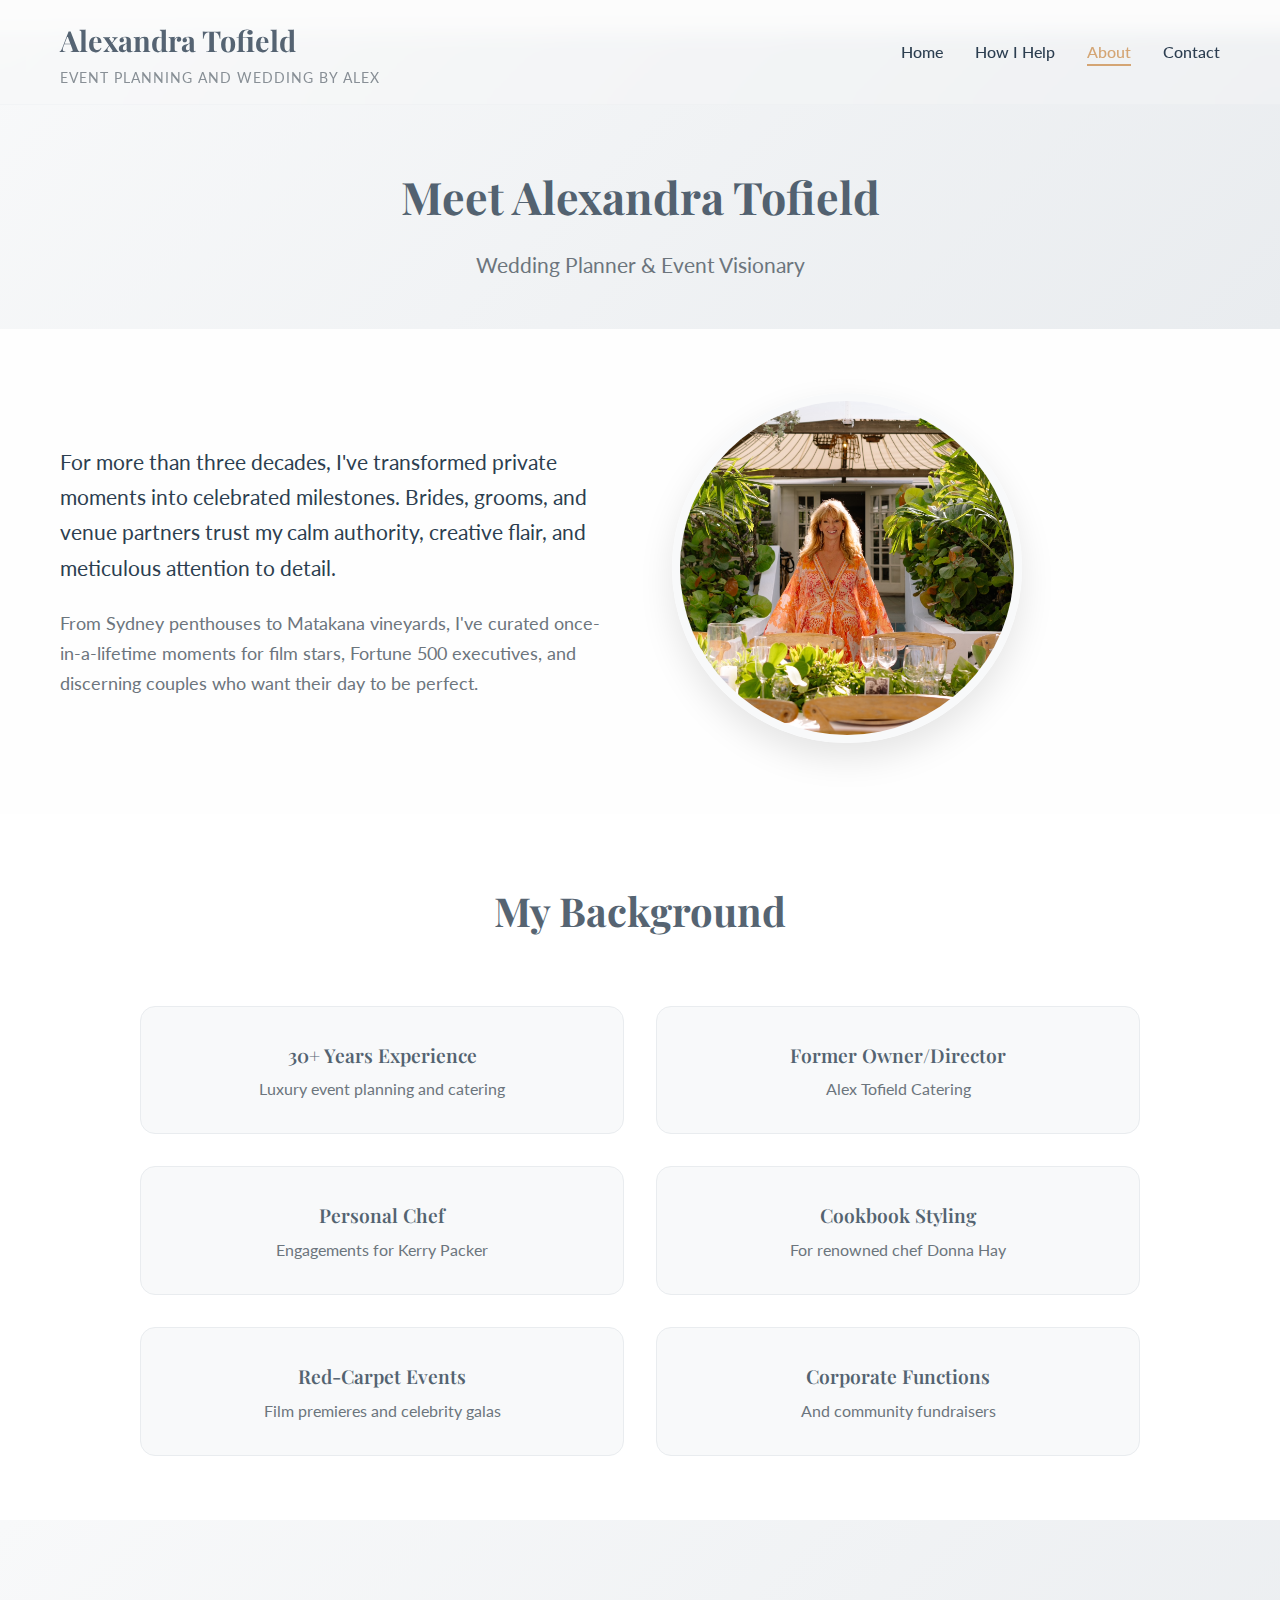
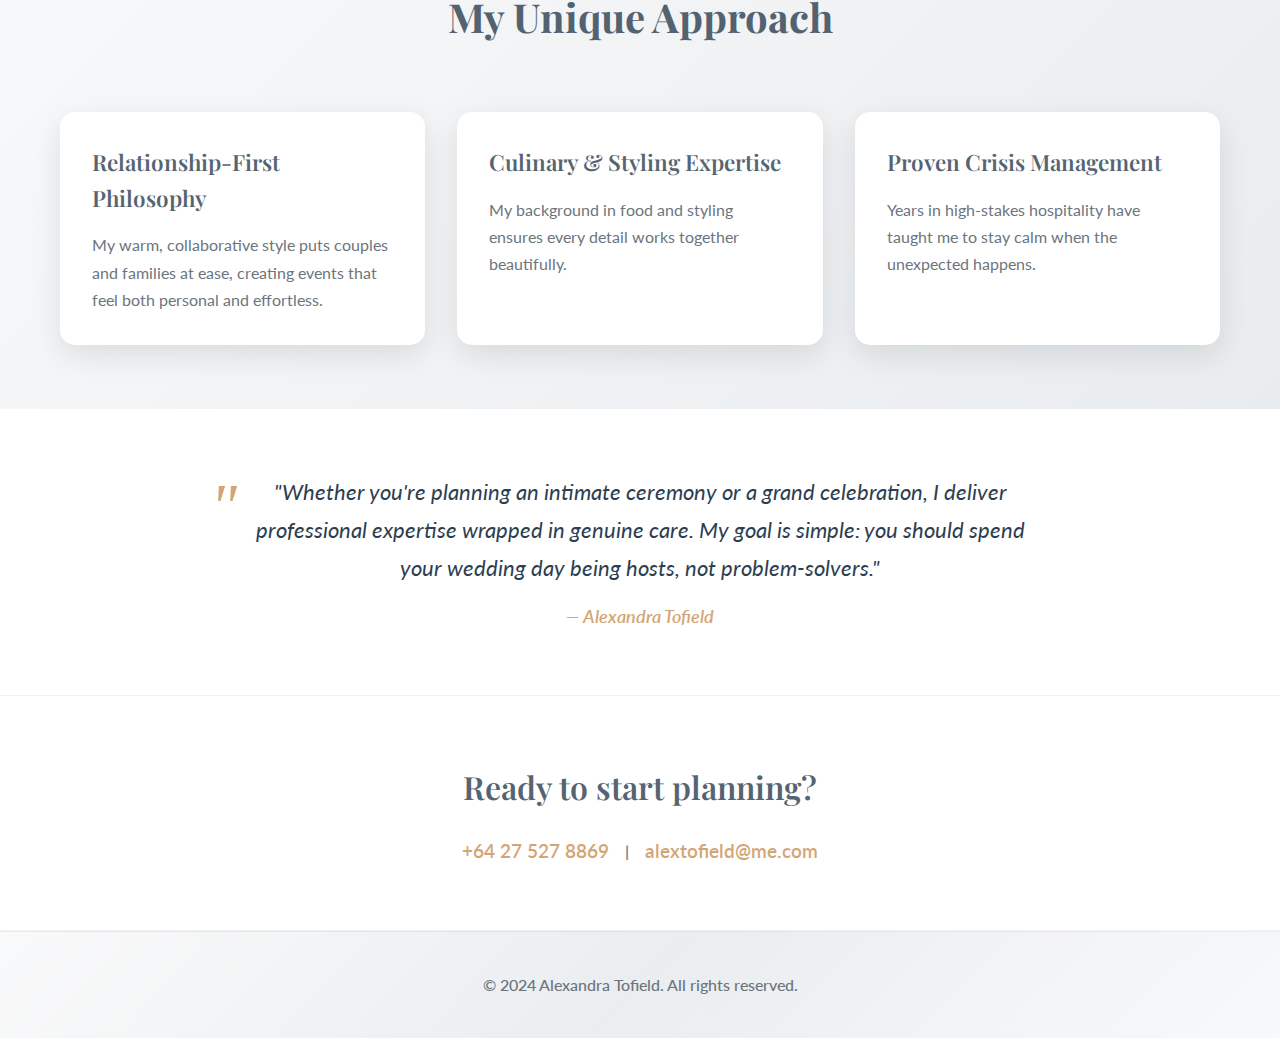
<file: about.html>
<!DOCTYPE html>
<html lang="en">
<head>
    <meta charset="UTF-8">
    <meta name="viewport" content="width=device-width, initial-scale=1.0">
    <title>About Alexandra Tofield - Wedding Planner & Event Visionary</title>
    <link rel="preconnect" href="https://fonts.googleapis.com">
    <link rel="preconnect" href="https://fonts.gstatic.com" crossorigin>
    <link href="https://fonts.googleapis.com/css2?family=Playfair+Display:wght@400;600;700&family=Lato:wght@300;400;600;700&display=swap" rel="stylesheet">
    <link rel="stylesheet" href="styles.css">
    <meta name="description" content="Meet Alexandra Tofield - 30+ years of luxury event planning experience. From Kerry Packer's personal chef to Donna Hay cookbook styling, discover her unique approach to wedding planning.">
</head>
<body>
    <header class="header">
        <div class="container">
            <nav class="nav">
                <div class="nav-brand">
                    <h1 class="name">Alexandra Tofield</h1>
                    <p class="tagline">Event Planning and Wedding by Alex</p>
                </div>
                <ul class="nav-menu">
                    <li><a href="index.html" class="nav-link">Home</a></li>
                    <li><a href="how-i-help.html" class="nav-link">How I Help</a></li>
                    <li><a href="about.html" class="nav-link active">About</a></li>
                    <li><a href="contact.html" class="nav-link">Contact</a></li>
                </ul>
            </nav>
        </div>
    </header>

    <main class="main">
        <!-- Main Header -->
        <section class="about-header">
            <div class="container">
                <h1 class="page-title">Meet Alexandra Tofield</h1>
                <p class="page-subtitle">Wedding Planner & Event Visionary</p>
            </div>
        </section>

        <!-- Hero Story -->
        <section class="hero-story">
            <div class="container">
                <div class="story-content">
                    <div class="story-text">
                        <p class="story-intro">For more than three decades, I've transformed private moments into celebrated milestones. Brides, grooms, and venue partners trust my calm authority, creative flair, and meticulous attention to detail.</p>
                        <p class="story-detail">From Sydney penthouses to Matakana vineyards, I've curated once-in-a-lifetime moments for film stars, Fortune 500 executives, and discerning couples who want their day to be perfect.</p>
                    </div>
                    <div class="story-image">
                        <img src="images/Alex Picture.JPG" alt="Alexandra Tofield - Wedding Planner" class="story-photo">
                    </div>
                </div>
            </div>
        </section>

        <!-- Experience Highlights -->
        <section class="experience-highlights">
            <div class="container">
                <h2 class="section-title">My Background</h2>
                <div class="experience-grid">
                    <div class="experience-item">
                        <h3>30+ Years Experience</h3>
                        <p>Luxury event planning and catering</p>
                    </div>
                    <div class="experience-item">
                        <h3>Former Owner/Director</h3>
                        <p>Alex Tofield Catering</p>
                    </div>
                    <div class="experience-item">
                        <h3>Personal Chef</h3>
                        <p>Engagements for Kerry Packer</p>
                    </div>
                    <div class="experience-item">
                        <h3>Cookbook Styling</h3>
                        <p>For renowned chef Donna Hay</p>
                    </div>
                    <div class="experience-item">
                        <h3>Red-Carpet Events</h3>
                        <p>Film premieres and celebrity galas</p>
                    </div>
                    <div class="experience-item">
                        <h3>Corporate Functions</h3>
                        <p>And community fundraisers</p>
                    </div>
                </div>
            </div>
        </section>

        <!-- What Sets Me Apart -->
        <section class="unique-approach">
            <div class="container">
                <h2 class="section-title">My Unique Approach</h2>
                <div class="approach-grid">
                    <div class="approach-item">
                        <h3>Relationship-First Philosophy</h3>
                        <p>My warm, collaborative style puts couples and families at ease, creating events that feel both personal and effortless.</p>
                    </div>
                    <div class="approach-item">
                        <h3>Culinary & Styling Expertise</h3>
                        <p>My background in food and styling ensures every detail works together beautifully.</p>
                    </div>
                    <div class="approach-item">
                        <h3>Proven Crisis Management</h3>
                        <p>Years in high-stakes hospitality have taught me to stay calm when the unexpected happens.</p>
                    </div>
                </div>
            </div>
        </section>

        <!-- Personal Touch -->
        <section class="personal-touch">
            <div class="container">
                <div class="quote-content">
                    <blockquote class="personal-quote">
                        "Whether you're planning an intimate ceremony or a grand celebration, I deliver professional expertise wrapped in genuine care. My goal is simple: you should spend your wedding day being hosts, not problem-solvers."
                    </blockquote>
                    <cite class="quote-author">— Alexandra Tofield</cite>
                </div>
            </div>
        </section>
    </main>

    <!-- Contact Bar -->
    <section class="contact-bar">
        <div class="container">
            <div class="contact-content">
                <h3>Ready to start planning?</h3>
                <div class="contact-info">
                    <a href="tel:+64275278869" class="contact-link">+64 27 527 8869</a>
                    <span class="contact-separator">|</span>
                    <a href="mailto:alextofield@me.com" class="contact-link">alextofield@me.com</a>
                </div>
            </div>
        </div>
    </section>

    <footer class="footer">
        <div class="container">
            <p>&copy; 2024 Alexandra Tofield. All rights reserved.</p>
        </div>
    </footer>
</body>
</html>
</file>
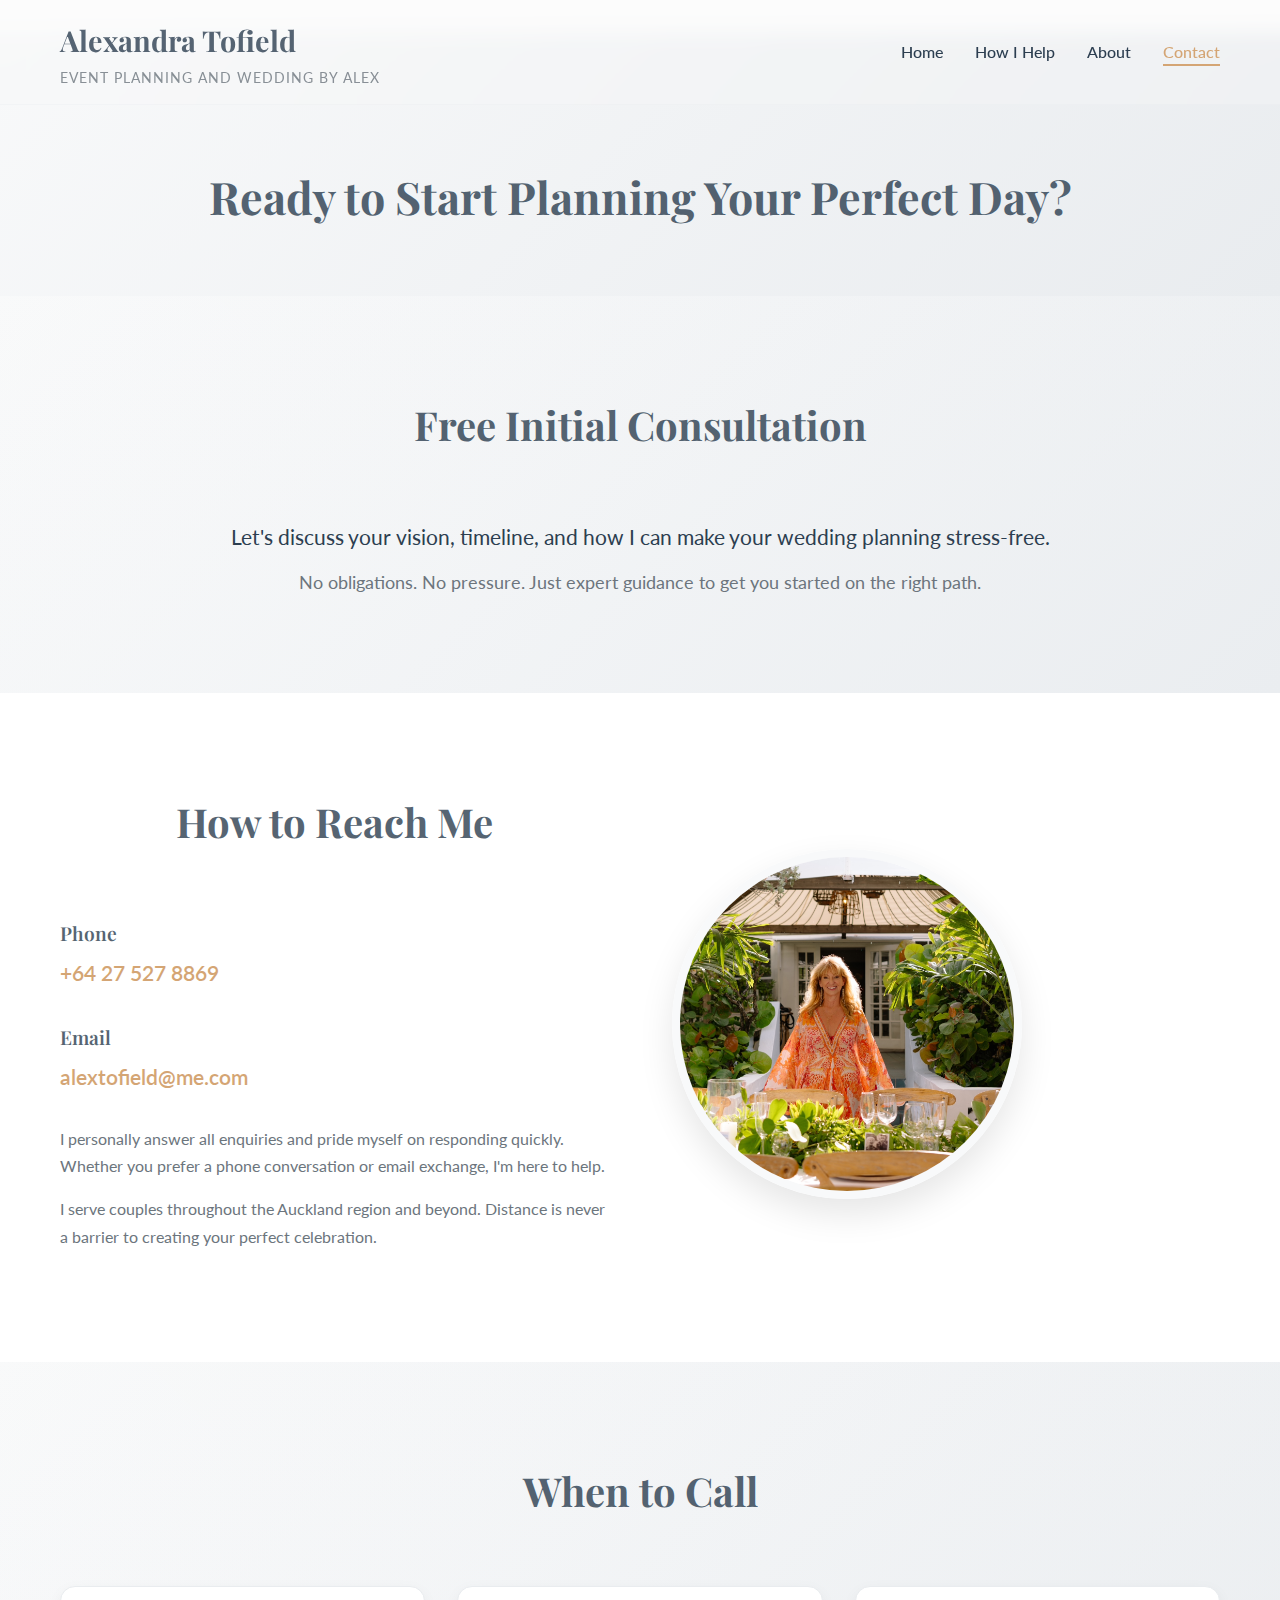
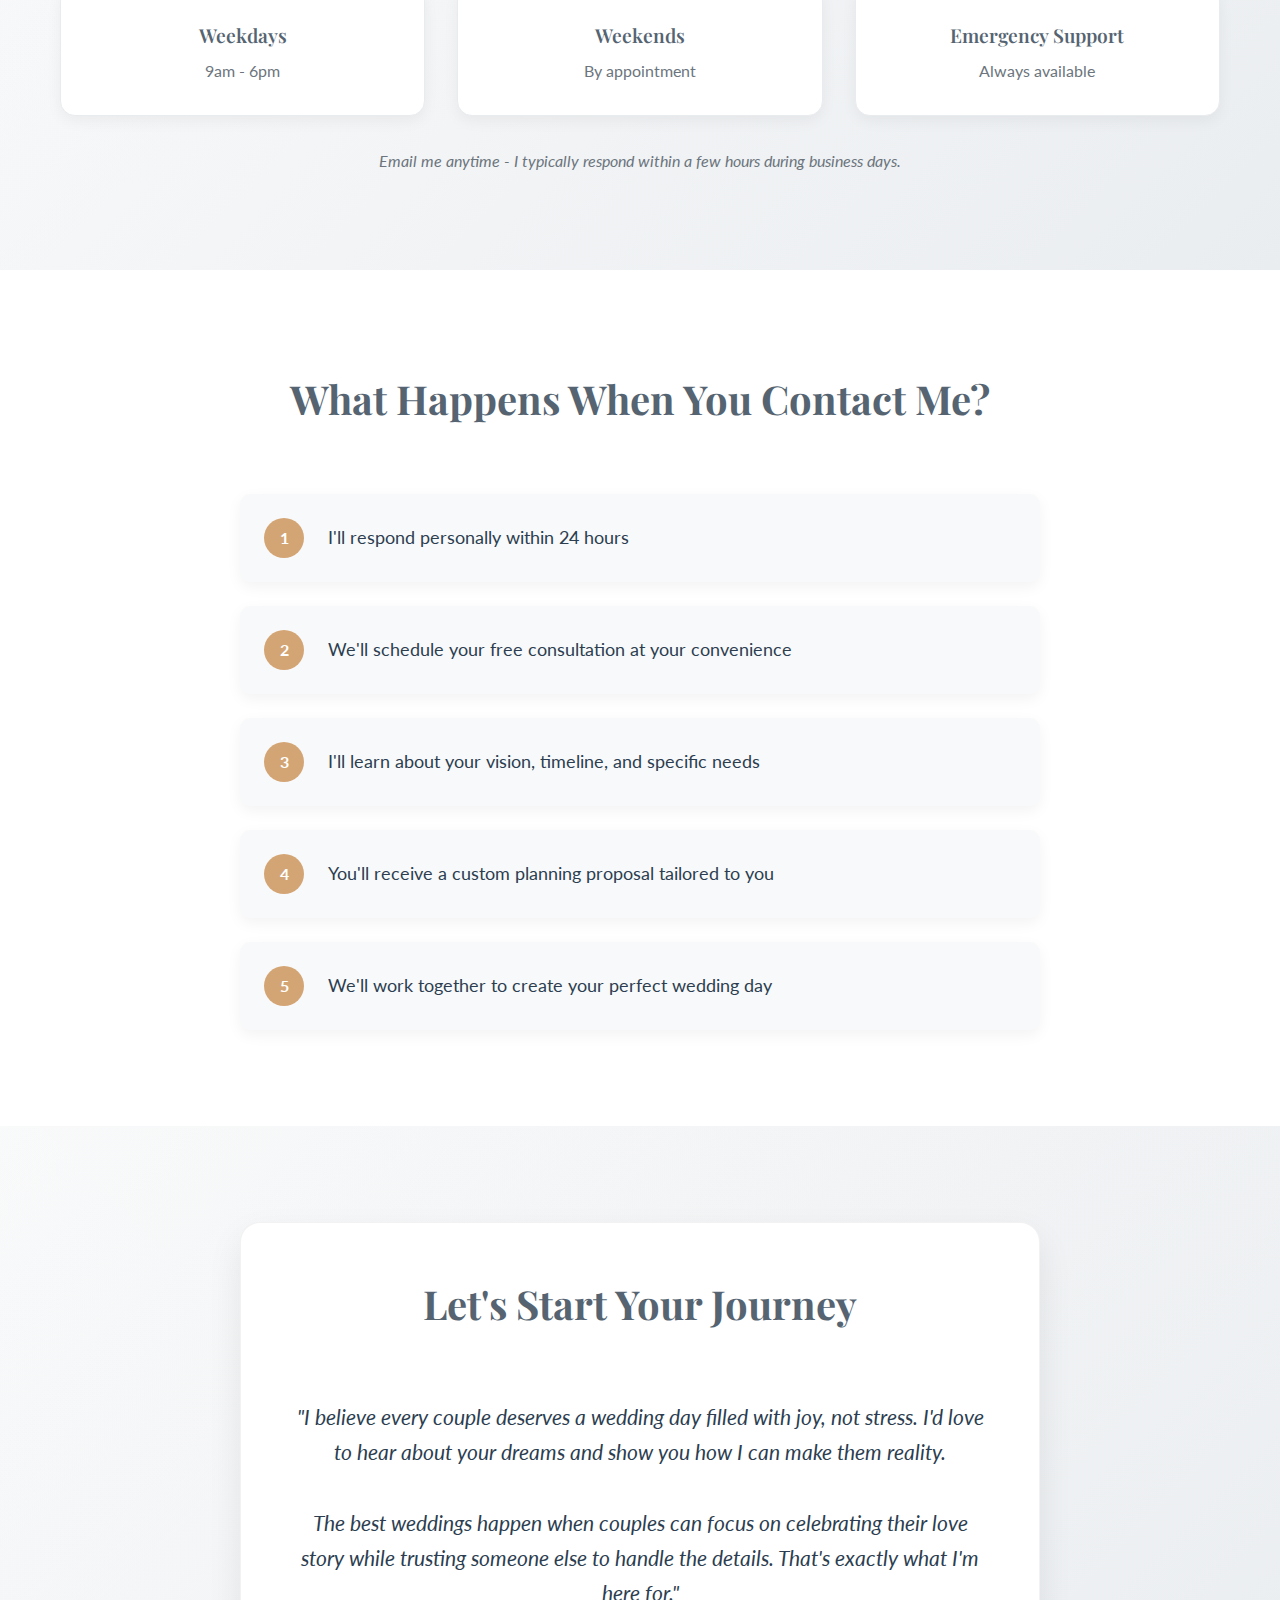
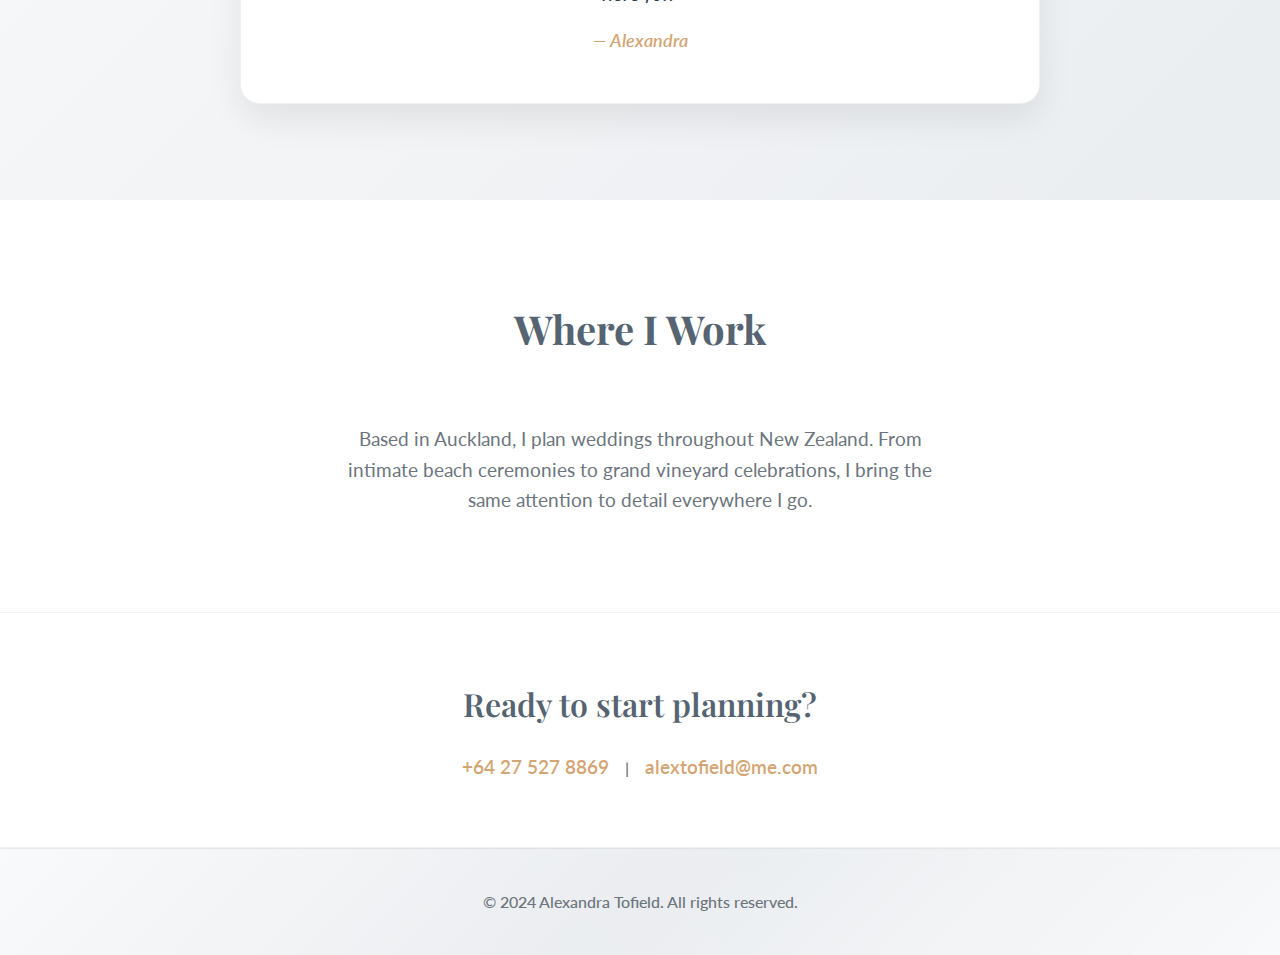
<file: contact.html>
<!DOCTYPE html>
<html lang="en">
<head>
    <meta charset="UTF-8">
    <meta name="viewport" content="width=device-width, initial-scale=1.0">
    <title>Contact Alexandra Tofield - Wedding Planning Consultation</title>
    <link rel="preconnect" href="https://fonts.googleapis.com">
    <link rel="preconnect" href="https://fonts.gstatic.com" crossorigin>
    <link rel="preload" href="https://fonts.googleapis.com/css2?family=Playfair+Display:wght@400;600;700&family=Lato:wght@300;400;600;700&display=swap" as="style" onload="this.onload=null;this.rel='stylesheet'">
    <noscript><link href="https://fonts.googleapis.com/css2?family=Playfair+Display:wght@400;600;700&family=Lato:wght@300;400;600;700&display=swap" rel="stylesheet"></noscript>
    <link rel="stylesheet" href="styles.css">
    <meta name="description" content="Ready to start planning your perfect wedding? Contact Alexandra Tofield for a free consultation. Available throughout Auckland and New Zealand.">
</head>
<body>
    <header class="header">
        <div class="container">
            <nav class="nav">
                <div class="nav-brand">
                    <h1 class="name">Alexandra Tofield</h1>
                    <p class="tagline">Event Planning and Wedding by Alex</p>
                </div>
                <ul class="nav-menu">
                    <li><a href="index.html" class="nav-link">Home</a></li>
                    <li><a href="how-i-help.html" class="nav-link">How I Help</a></li>
                    <li><a href="about.html" class="nav-link">About</a></li>
                    <li><a href="contact.html" class="nav-link active">Contact</a></li>
                </ul>
            </nav>
        </div>
    </header>

    <main class="main">
        <!-- Main Header -->
        <section class="contact-header">
            <div class="container">
                <h1 class="page-title">Ready to Start Planning Your Perfect Day?</h1>
            </div>
        </section>

        <!-- Consultation Offer -->
        <section class="consultation-offer">
            <div class="container">
                <div class="offer-content">
                    <h2 class="section-title">Free Initial Consultation</h2>
                    <p class="offer-text">Let's discuss your vision, timeline, and how I can make your wedding planning stress-free.</p>
                    <p class="offer-subtext">No obligations. No pressure. Just expert guidance to get you started on the right path.</p>
                </div>
            </div>
        </section>

        <!-- Contact Information -->
        <section class="contact-information">
            <div class="container">
                <div class="contact-grid">
                    <div class="contact-methods">
                        <h2 class="section-title">How to Reach Me</h2>
                        <div class="contact-details">
                            <div class="contact-item">
                                <div class="contact-text">
                                    <h3>Phone</h3>
                                    <a href="tel:+64275278869" class="contact-link-large">+64 27 527 8869</a>
                                </div>
                            </div>
                            <div class="contact-item">
                                <div class="contact-text">
                                    <h3>Email</h3>
                                    <a href="mailto:alextofield@me.com" class="contact-link-large">alextofield@me.com</a>
                                </div>
                            </div>
                        </div>
                        <p class="contact-note">I personally answer all enquiries and pride myself on responding quickly. Whether you prefer a phone conversation or email exchange, I'm here to help.</p>
                        <p class="service-area">I serve couples throughout the Auckland region and beyond. Distance is never a barrier to creating your perfect celebration.</p>
                    </div>
                    <div class="contact-image">
                        <img src="images/Alex Picture.JPG" alt="Alexandra Tofield - Wedding Planner" class="contact-photo">
                    </div>
                </div>
            </div>
        </section>

        <!-- Availability -->
        <section class="availability">
            <div class="container">
                <h2 class="section-title">When to Call</h2>
                <div class="availability-content">
                    <div class="availability-grid">
                        <div class="availability-item">
                            <h3>Weekdays</h3>
                            <p>9am - 6pm</p>
                        </div>
                        <div class="availability-item">
                            <h3>Weekends</h3>
                            <p>By appointment</p>
                        </div>
                        <div class="availability-item">
                            <h3>Emergency Support</h3>
                            <p>Always available</p>
                        </div>
                    </div>
                    <p class="availability-note">Email me anytime - I typically respond within a few hours during business days.</p>
                </div>
            </div>
        </section>

        <!-- What to Expect -->
        <section class="what-to-expect">
            <div class="container">
                <h2 class="section-title">What Happens When You Contact Me?</h2>
                <div class="expectation-steps">
                    <div class="step">
                        <div class="step-number">1</div>
                        <p>I'll respond personally within 24 hours</p>
                    </div>
                    <div class="step">
                        <div class="step-number">2</div>
                        <p>We'll schedule your free consultation at your convenience</p>
                    </div>
                    <div class="step">
                        <div class="step-number">3</div>
                        <p>I'll learn about your vision, timeline, and specific needs</p>
                    </div>
                    <div class="step">
                        <div class="step-number">4</div>
                        <p>You'll receive a custom planning proposal tailored to you</p>
                    </div>
                    <div class="step">
                        <div class="step-number">5</div>
                        <p>We'll work together to create your perfect wedding day</p>
                    </div>
                </div>
            </div>
        </section>

        <!-- Personal Message -->
        <section class="personal-message">
            <div class="container">
                <div class="message-content">
                    <h2 class="section-title">Let's Start Your Journey</h2>
                    <blockquote class="message-quote">
                        "I believe every couple deserves a wedding day filled with joy, not stress. I'd love to hear about your dreams and show you how I can make them reality.
                        <br><br>
                        The best weddings happen when couples can focus on celebrating their love story while trusting someone else to handle the details. That's exactly what I'm here for."
                    </blockquote>
                    <cite class="message-author">— Alexandra</cite>
                </div>
            </div>
        </section>

        <!-- Service Area -->
        <section class="service-area-section">
            <div class="container">
                <h2 class="section-title">Where I Work</h2>
                <p class="service-area-text">Based in Auckland, I plan weddings throughout New Zealand. From intimate beach ceremonies to grand vineyard celebrations, I bring the same attention to detail everywhere I go.</p>
            </div>
        </section>
    </main>

    <!-- Contact Bar -->
    <section class="contact-bar">
        <div class="container">
            <div class="contact-content">
                <h3>Ready to start planning?</h3>
                <div class="contact-info">
                    <a href="tel:+64275278869" class="contact-link">+64 27 527 8869</a>
                    <span class="contact-separator">|</span>
                    <a href="mailto:alextofield@me.com" class="contact-link">alextofield@me.com</a>
                </div>
            </div>
        </div>
    </section>

    <footer class="footer">
        <div class="container">
            <p>&copy; 2024 Alexandra Tofield. All rights reserved.</p>
        </div>
    </footer>
</body>
</html>
</file>
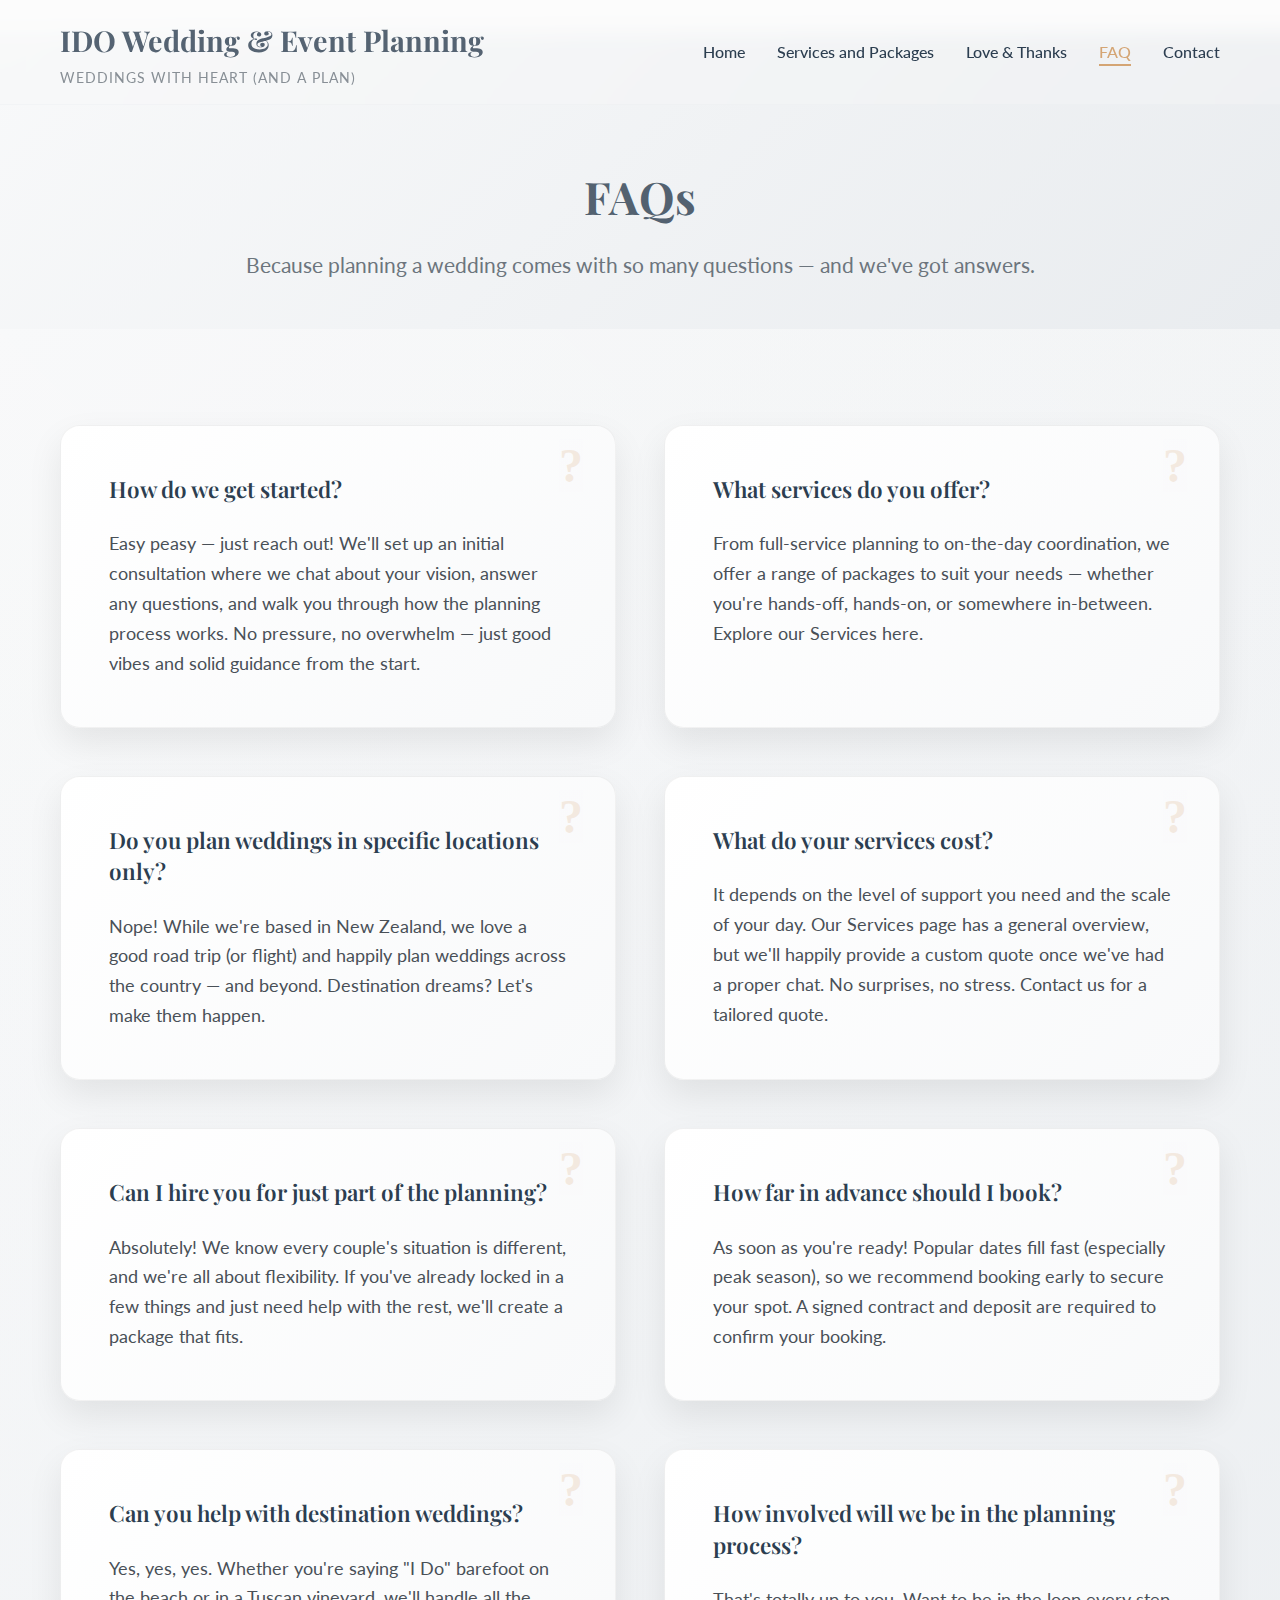
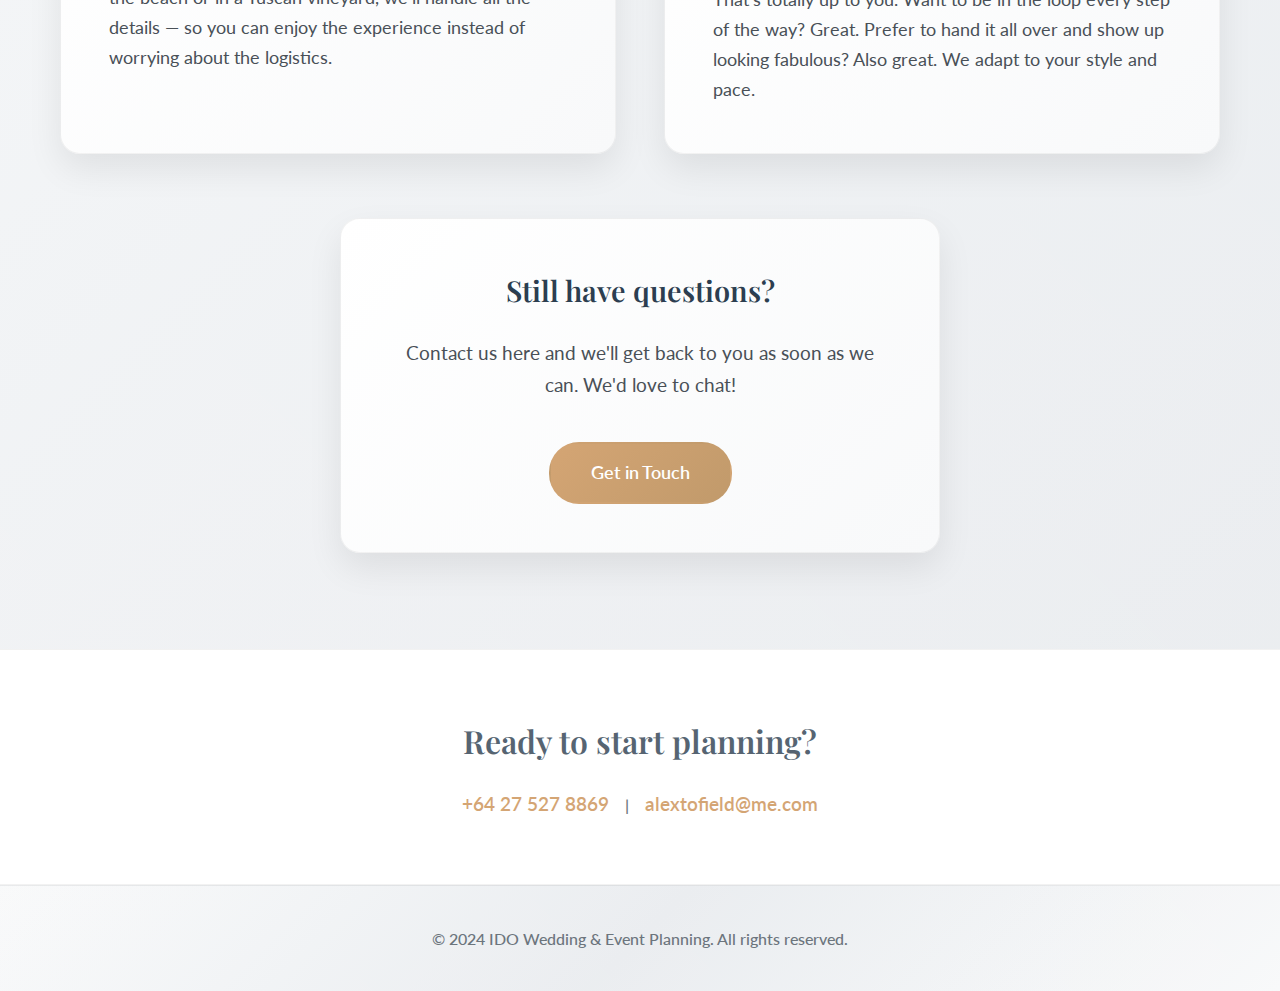
<file: faq.html>
<!DOCTYPE html>
<html lang="en">
<head>
    <meta charset="UTF-8">
    <meta name="viewport" content="width=device-width, initial-scale=1.0">
    <title>FAQ - I Do Wedding & Event Planning</title>
    <link rel="preconnect" href="https://fonts.googleapis.com">
    <link rel="preconnect" href="https://fonts.gstatic.com" crossorigin>
    <link rel="preload" href="https://fonts.googleapis.com/css2?family=Playfair+Display:wght@400;600;700&family=Lato:wght@300;400;600;700&display=swap" as="style" onload="this.onload=null;this.rel='stylesheet'">
    <noscript><link href="https://fonts.googleapis.com/css2?family=Playfair+Display:wght@400;600;700&family=Lato:wght@300;400;600;700&display=swap" rel="stylesheet"></noscript>
    <link rel="stylesheet" href="styles.css">
    <meta name="description" content="Frequently asked questions about wedding planning services. Get answers about our packages, pricing, and planning process.">
</head>
<body>
    <header class="header">
        <div class="container">
            <nav class="nav">
                <div class="nav-brand">
                    <h1 class="name">IDO Wedding & Event Planning</h1>
                    <p class="tagline">Weddings with Heart (and a Plan)</p>
                </div>
                <ul class="nav-menu">
                    <li><a href="index.html" class="nav-link">Home</a></li>
                    <li><a href="services.html" class="nav-link">Services and Packages</a></li>
                    <li><a href="testimonials.html" class="nav-link">Love & Thanks</a></li>
                    <li><a href="faq.html" class="nav-link active">FAQ</a></li>
                    <li><a href="contact.html" class="nav-link">Contact</a></li>
                </ul>
            </nav>
        </div>
    </header>

    <main class="main">
        <!-- Page Header -->
        <section class="page-header">
            <div class="container">
                <h1 class="page-title">FAQs</h1>
                <p class="page-subtitle">Because planning a wedding comes with so many questions — and we've got answers.</p>
            </div>
        </section>

        <!-- FAQ Section -->
        <section class="faq-section">
            <div class="container">
                <div class="faq-grid">
                    <div class="faq-item">
                        <h3 class="faq-question">How do we get started?</h3>
                        <p class="faq-answer">Easy peasy — just reach out! We'll set up an initial consultation where we chat about your vision, answer any questions, and walk you through how the planning process works. No pressure, no overwhelm — just good vibes and solid guidance from the start.</p>
                    </div>

                    <div class="faq-item">
                        <h3 class="faq-question">What services do you offer?</h3>
                        <p class="faq-answer">From full-service planning to on-the-day coordination, we offer a range of packages to suit your needs — whether you're hands-off, hands-on, or somewhere in-between. Explore our Services here.</p>
                    </div>

                    <div class="faq-item">
                        <h3 class="faq-question">Do you plan weddings in specific locations only?</h3>
                        <p class="faq-answer">Nope! While we're based in New Zealand, we love a good road trip (or flight) and happily plan weddings across the country — and beyond. Destination dreams? Let's make them happen.</p>
                    </div>

                    <div class="faq-item">
                        <h3 class="faq-question">What do your services cost?</h3>
                        <p class="faq-answer">It depends on the level of support you need and the scale of your day. Our Services page has a general overview, but we'll happily provide a custom quote once we've had a proper chat. No surprises, no stress. Contact us for a tailored quote.</p>
                    </div>

                    <div class="faq-item">
                        <h3 class="faq-question">Can I hire you for just part of the planning?</h3>
                        <p class="faq-answer">Absolutely! We know every couple's situation is different, and we're all about flexibility. If you've already locked in a few things and just need help with the rest, we'll create a package that fits.</p>
                    </div>

                    <div class="faq-item">
                        <h3 class="faq-question">How far in advance should I book?</h3>
                        <p class="faq-answer">As soon as you're ready! Popular dates fill fast (especially peak season), so we recommend booking early to secure your spot. A signed contract and deposit are required to confirm your booking.</p>
                    </div>

                    <div class="faq-item">
                        <h3 class="faq-question">Can you help with destination weddings?</h3>
                        <p class="faq-answer">Yes, yes, yes. Whether you're saying "I Do" barefoot on the beach or in a Tuscan vineyard, we'll handle all the details — so you can enjoy the experience instead of worrying about the logistics.</p>
                    </div>

                    <div class="faq-item">
                        <h3 class="faq-question">How involved will we be in the planning process?</h3>
                        <p class="faq-answer">That's totally up to you. Want to be in the loop every step of the way? Great. Prefer to hand it all over and show up looking fabulous? Also great. We adapt to your style and pace.</p>
                    </div>
                </div>

                <div class="faq-cta">
                    <h3>Still have questions?</h3>
                    <p>Contact us here and we'll get back to you as soon as we can. We'd love to chat!</p>
                    <a href="contact.html" class="btn btn-primary">Get in Touch</a>
                </div>
            </div>
        </section>
    </main>

    <!-- Contact Bar -->
    <section class="contact-bar">
        <div class="container">
            <div class="contact-content">
                <h3>Ready to start planning?</h3>
                <div class="contact-info">
                    <a href="tel:+64275278869" class="contact-link">+64 27 527 8869</a>
                    <span class="contact-separator">|</span>
                    <a href="mailto:alextofield@me.com" class="contact-link">alextofield@me.com</a>
                </div>
            </div>
        </div>
    </section>

    <footer class="footer">
        <div class="container">
            <p>&copy; 2024 IDO Wedding & Event Planning. All rights reserved.</p>
        </div>
    </footer>
</body>
</html>
</file>
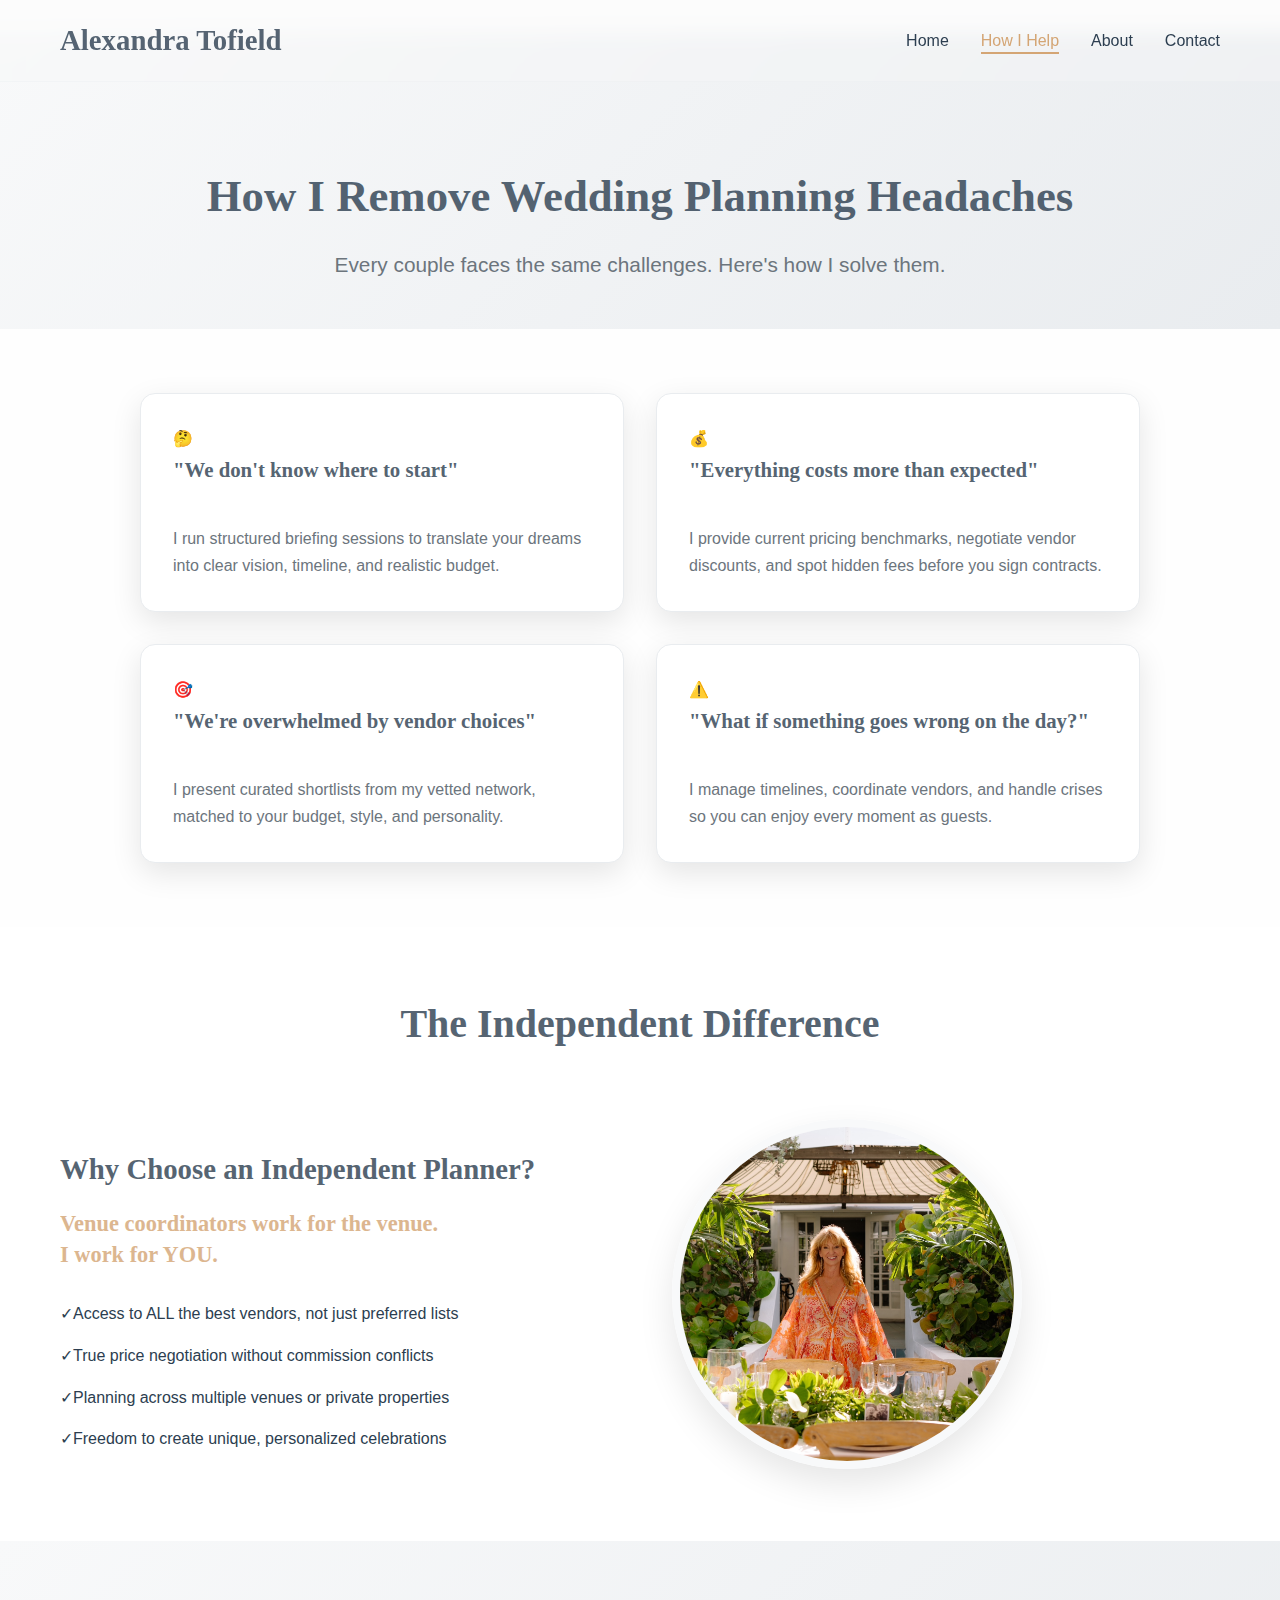
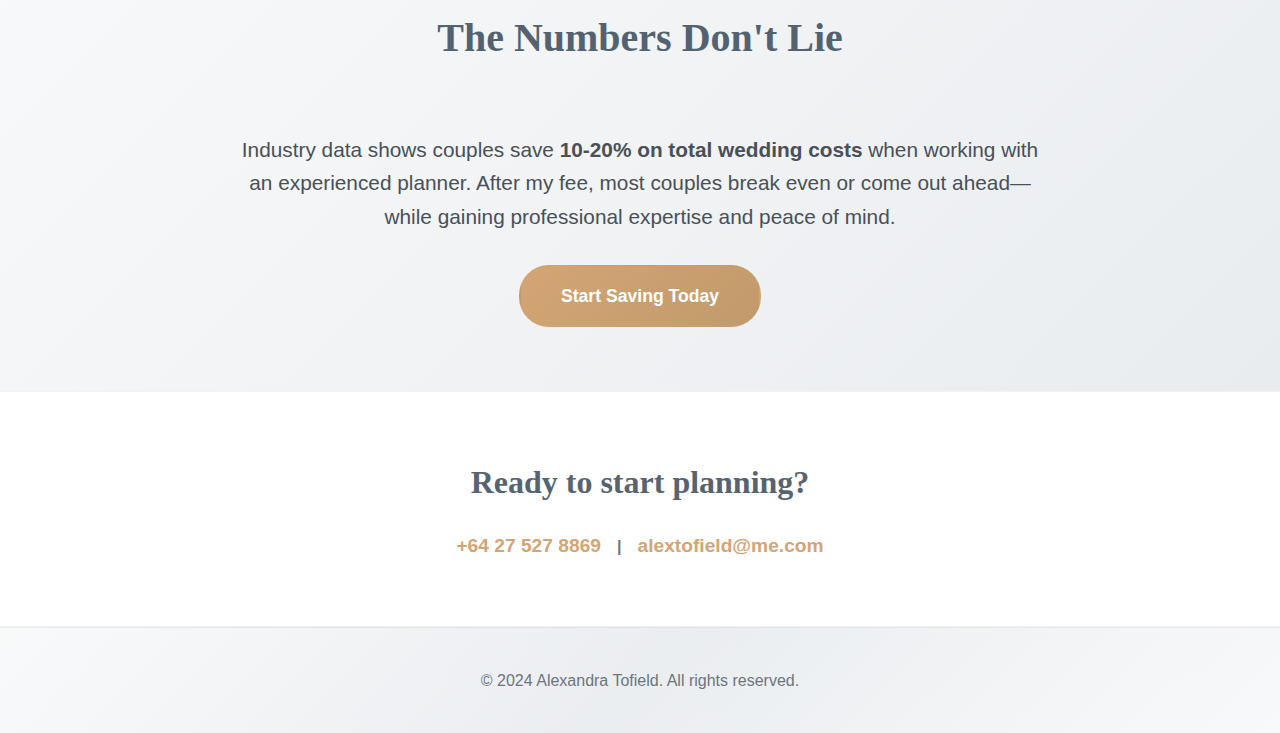
<file: how-i-help.html>
<!DOCTYPE html>
<html lang="en">
<head>
    <meta charset="UTF-8">
    <meta name="viewport" content="width=device-width, initial-scale=1.0">
    <title>How I Help - Alexandra Tofield Wedding Planning</title>
    <link rel="stylesheet" href="styles.css">
    <meta name="description" content="Discover how Alexandra solves common wedding planning challenges. From budget management to vendor selection, learn how to make your wedding planning stress-free.">
</head>
<body>
    <header class="header">
        <div class="container">
            <nav class="nav">
                <div class="nav-brand">
                    <h1 class="name">Alexandra Tofield</h1>
                </div>
                <ul class="nav-menu">
                    <li><a href="index.html" class="nav-link">Home</a></li>
                    <li><a href="how-i-help.html" class="nav-link active">How I Help</a></li>
                    <li><a href="about.html" class="nav-link">About</a></li>
                    <li><a href="contact.html" class="nav-link">Contact</a></li>
                </ul>
            </nav>
        </div>
    </header>

    <main class="main">
        <!-- Page Header -->
        <section class="page-header">
            <div class="container">
                <h1 class="page-title">How I Remove Wedding Planning Headaches</h1>
                <p class="page-subtitle">Every couple faces the same challenges. Here's how I solve them.</p>
            </div>
        </section>

        <!-- Problem-Solution Cards -->
        <section class="problem-solutions">
            <div class="container">
                <div class="cards-grid">
                    <div class="problem-card">
                        <div class="card-header">
                            <div class="problem-icon">🤔</div>
                            <h3 class="problem-title">"We don't know where to start"</h3>
                        </div>
                        <div class="card-content">
                            <p class="solution-text">I run structured briefing sessions to translate your dreams into clear vision, timeline, and realistic budget.</p>
                        </div>
                    </div>

                    <div class="problem-card">
                        <div class="card-header">
                            <div class="problem-icon">💰</div>
                            <h3 class="problem-title">"Everything costs more than expected"</h3>
                        </div>
                        <div class="card-content">
                            <p class="solution-text">I provide current pricing benchmarks, negotiate vendor discounts, and spot hidden fees before you sign contracts.</p>
                        </div>
                    </div>

                    <div class="problem-card">
                        <div class="card-header">
                            <div class="problem-icon">🎯</div>
                            <h3 class="problem-title">"We're overwhelmed by vendor choices"</h3>
                        </div>
                        <div class="card-content">
                            <p class="solution-text">I present curated shortlists from my vetted network, matched to your budget, style, and personality.</p>
                        </div>
                    </div>

                    <div class="problem-card">
                        <div class="card-header">
                            <div class="problem-icon">⚠️</div>
                            <h3 class="problem-title">"What if something goes wrong on the day?"</h3>
                        </div>
                        <div class="card-content">
                            <p class="solution-text">I manage timelines, coordinate vendors, and handle crises so you can enjoy every moment as guests.</p>
                        </div>
                    </div>
                </div>
            </div>
        </section>

        <!-- Independent Difference -->
        <section class="independent-difference">
            <div class="container">
                <h2 class="section-title">The Independent Difference</h2>
                <div class="difference-content">
                    <div class="difference-text">
                        <h3>Why Choose an Independent Planner?</h3>
                        <p class="highlight-text">Venue coordinators work for the venue.<br>I work for YOU.</p>
                        
                        <div class="difference-benefits">
                            <div class="difference-item">
                                <span class="checkmark">✓</span>
                                <span>Access to ALL the best vendors, not just preferred lists</span>
                            </div>
                            <div class="difference-item">
                                <span class="checkmark">✓</span>
                                <span>True price negotiation without commission conflicts</span>
                            </div>
                            <div class="difference-item">
                                <span class="checkmark">✓</span>
                                <span>Planning across multiple venues or private properties</span>
                            </div>
                            <div class="difference-item">
                                <span class="checkmark">✓</span>
                                <span>Freedom to create unique, personalized celebrations</span>
                            </div>
                        </div>
                    </div>
                    <div class="difference-image">
                        <img src="images/Alex Picture.JPG" alt="Alexandra Tofield - Independent Wedding Planner" class="difference-photo">
                    </div>
                </div>
            </div>
        </section>

        <!-- Savings Proof -->
        <section class="savings-proof">
            <div class="container">
                <h2 class="section-title">The Numbers Don't Lie</h2>
                <div class="savings-content">
                    <p class="savings-text">Industry data shows couples save <strong>10-20% on total wedding costs</strong> when working with an experienced planner. After my fee, most couples break even or come out ahead—while gaining professional expertise and peace of mind.</p>
                    <a href="contact.html" class="btn btn-primary">Start Saving Today</a>
                </div>
            </div>
        </section>
    </main>

    <!-- Contact Bar -->
    <section class="contact-bar">
        <div class="container">
            <div class="contact-content">
                <h3>Ready to start planning?</h3>
                <div class="contact-info">
                    <a href="tel:+64275278869" class="contact-link">+64 27 527 8869</a>
                    <span class="contact-separator">|</span>
                    <a href="mailto:alextofield@me.com" class="contact-link">alextofield@me.com</a>
                </div>
            </div>
        </div>
    </section>

    <footer class="footer">
        <div class="container">
            <p>&copy; 2024 Alexandra Tofield. All rights reserved.</p>
        </div>
    </footer>
</body>
</html>
</file>
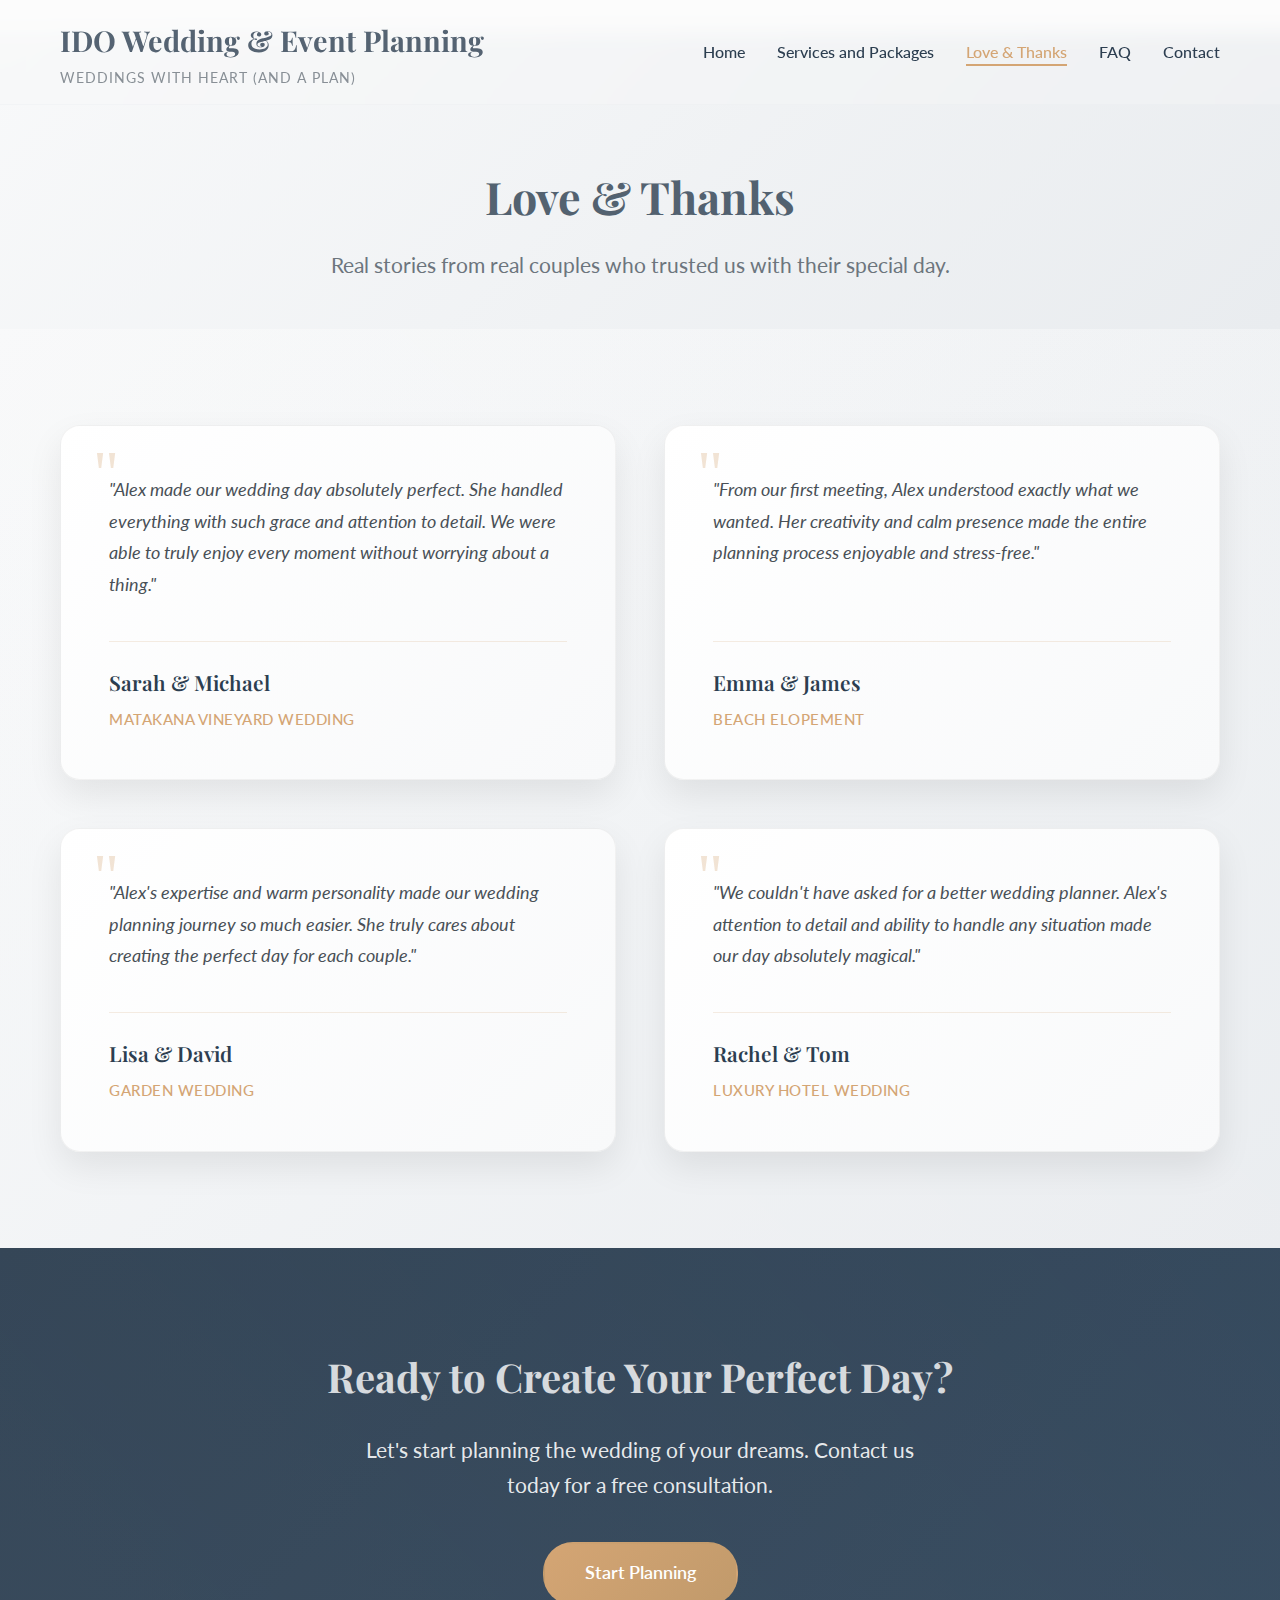
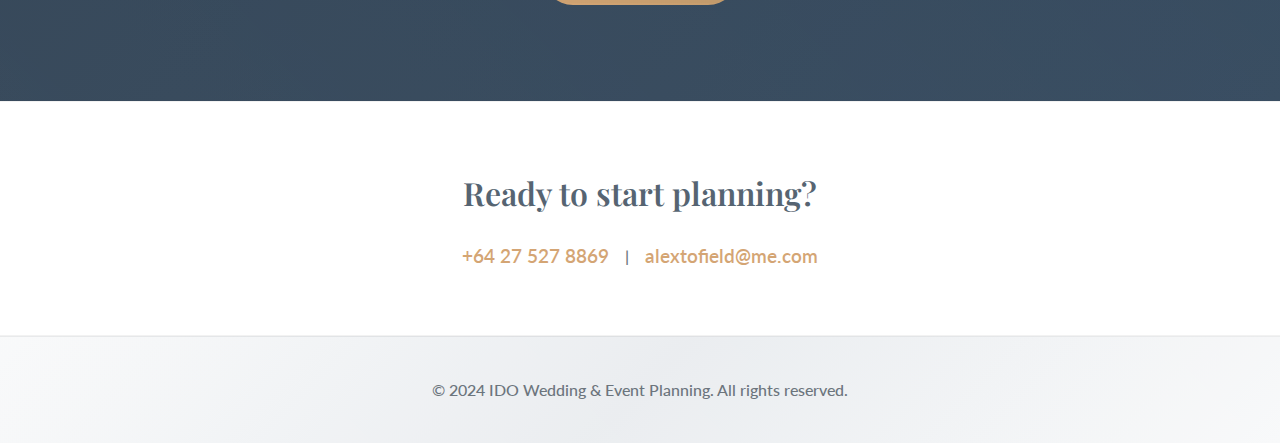
<file: testimonials.html>
<!DOCTYPE html>
<html lang="en">
<head>
    <meta charset="UTF-8">
    <meta name="viewport" content="width=device-width, initial-scale=1.0">
    <title>Love & Thanks - I Do Wedding & Event Planning</title>
    <link rel="preconnect" href="https://fonts.googleapis.com">
    <link rel="preconnect" href="https://fonts.gstatic.com" crossorigin>
    <link rel="preload" href="https://fonts.googleapis.com/css2?family=Playfair+Display:wght@400;600;700&family=Lato:wght@300;400;600;700&display=swap" as="style" onload="this.onload=null;this.rel='stylesheet'">
    <noscript><link href="https://fonts.googleapis.com/css2?family=Playfair+Display:wght@400;600;700&family=Lato:wght@300;400;600;700&display=swap" rel="stylesheet"></noscript>
    <link rel="stylesheet" href="styles.css">
    <meta name="description" content="Read heartfelt testimonials from couples who have experienced the magic of I Do Wedding & Event Planning. Real stories from real couples.">
</head>
<body>
    <header class="header">
        <div class="container">
            <nav class="nav">
                <div class="nav-brand">
                    <h1 class="name">IDO Wedding & Event Planning</h1>
                    <p class="tagline">Weddings with Heart (and a Plan)</p>
                </div>
                <ul class="nav-menu">
                    <li><a href="index.html" class="nav-link">Home</a></li>
                    <li><a href="services.html" class="nav-link">Services and Packages</a></li>
                    <li><a href="testimonials.html" class="nav-link active">Love & Thanks</a></li>
                    <li><a href="faq.html" class="nav-link">FAQ</a></li>
                    <li><a href="contact.html" class="nav-link">Contact</a></li>
                </ul>
            </nav>
        </div>
    </header>

    <main class="main">
        <!-- Page Header -->
        <section class="page-header">
            <div class="container">
                <h1 class="page-title">Love & Thanks</h1>
                <p class="page-subtitle">Real stories from real couples who trusted us with their special day.</p>
            </div>
        </section>

        <!-- Testimonials Section -->
        <section class="testimonials-section">
            <div class="container">
                <div class="testimonials-grid">
                    <div class="testimonial-card">
                        <div class="testimonial-content">
                            <p class="testimonial-text">"Alex made our wedding day absolutely perfect. She handled everything with such grace and attention to detail. We were able to truly enjoy every moment without worrying about a thing."</p>
                            <div class="testimonial-author">
                                <h4>Sarah & Michael</h4>
                                <p>Matakana Vineyard Wedding</p>
                            </div>
                        </div>
                    </div>

                    <div class="testimonial-card">
                        <div class="testimonial-content">
                            <p class="testimonial-text">"From our first meeting, Alex understood exactly what we wanted. Her creativity and calm presence made the entire planning process enjoyable and stress-free."</p>
                            <div class="testimonial-author">
                                <h4>Emma & James</h4>
                                <p>Beach Elopement</p>
                            </div>
                        </div>
                    </div>

                    <div class="testimonial-card">
                        <div class="testimonial-content">
                            <p class="testimonial-text">"Alex's expertise and warm personality made our wedding planning journey so much easier. She truly cares about creating the perfect day for each couple."</p>
                            <div class="testimonial-author">
                                <h4>Lisa & David</h4>
                                <p>Garden Wedding</p>
                            </div>
                        </div>
                    </div>

                    <div class="testimonial-card">
                        <div class="testimonial-content">
                            <p class="testimonial-text">"We couldn't have asked for a better wedding planner. Alex's attention to detail and ability to handle any situation made our day absolutely magical."</p>
                            <div class="testimonial-author">
                                <h4>Rachel & Tom</h4>
                                <p>Luxury Hotel Wedding</p>
                            </div>
                        </div>
                    </div>
                </div>
            </div>
        </section>

        <!-- Call to Action -->
        <section class="cta-section">
            <div class="container">
                <h2 class="section-title">Ready to Create Your Perfect Day?</h2>
                <p class="cta-text">Let's start planning the wedding of your dreams. Contact us today for a free consultation.</p>
                <a href="contact.html" class="btn btn-primary">Start Planning</a>
            </div>
        </section>
    </main>

    <!-- Contact Bar -->
    <section class="contact-bar">
        <div class="container">
            <div class="contact-content">
                <h3>Ready to start planning?</h3>
                <div class="contact-info">
                    <a href="tel:+64275278869" class="contact-link">+64 27 527 8869</a>
                    <span class="contact-separator">|</span>
                    <a href="mailto:alextofield@me.com" class="contact-link">alextofield@me.com</a>
                </div>
            </div>
        </div>
    </section>

    <footer class="footer">
        <div class="container">
            <p>&copy; 2024 IDO Wedding & Event Planning. All rights reserved.</p>
        </div>
    </footer>
</body>
</html>
</file>
<file: styles.css>
/* Font loading optimization */
html {
    font-display: swap;
}

html.fonts-loaded .nav-brand .name,
html.fonts-loaded .nav-brand .tagline,
html.fonts-loaded .section-title,
html.fonts-loaded .page-title,
html.fonts-loaded .hero-title-full,
html.fonts-loaded .feature-item h3,
html.fonts-loaded .trust-item h3,
html.fonts-loaded .problem-title,
html.fonts-loaded .difference-text h3,
html.fonts-loaded .highlight-text,
html.fonts-loaded .experience-item h3,
html.fonts-loaded .approach-item h3,
html.fonts-loaded .availability-item h3,
html.fonts-loaded .contact-text h3,
html.fonts-loaded .contact-content h3 {
    opacity: 1;
    transform: none;
}

.nav-brand .name,
.nav-brand .tagline,
.section-title,
.page-title,
.hero-title-full,
.feature-item h3,
.trust-item h3,
.problem-title,
.difference-text h3,
.highlight-text,
.experience-item h3,
.approach-item h3,
.availability-item h3,
.contact-text h3,
.contact-content h3 {
    opacity: 0.8;
    transform: translateY(1px);
    transition: opacity 0.3s ease, transform 0.3s ease;
}

/* Reset and base styles */
* {
    margin: 0;
    padding: 0;
    box-sizing: border-box;
}

body {
    font-family: 'Lato', 'Segoe UI', Tahoma, Geneva, Verdana, sans-serif;
    line-height: 1.6;
    color: #2c3e50;
    background-color: #fefefe;
    font-display: swap;
}

.container {
    max-width: 1200px;
    margin: 0 auto;
    padding: 0 20px;
}

/* Header and Navigation */
.header {
    background: rgba(248, 249, 250, 0.3);
    backdrop-filter: blur(10px);
    border-bottom: 1px solid rgba(222, 226, 230, 0.2);
    padding: 1rem 0;
    position: fixed;
    top: 0;
    left: 0;
    right: 0;
    z-index: 1000;
    transition: background 0.3s ease;
}

.nav {
    display: flex;
    justify-content: space-between;
    align-items: center;
}

.nav-brand {
    display: flex;
    flex-direction: column;
    align-items: flex-start;
}

.nav-brand .name {
    font-size: 1.8rem;
    font-weight: 700;
    color: #2c3e50;
    font-family: 'Playfair Display', 'Georgia', 'Times New Roman', serif;
    margin-bottom: 0.2rem;
    font-display: swap;
}

.nav-brand .tagline {
    font-size: 0.9rem;
    color: #6c757d;
    font-family: 'Lato', 'Segoe UI', Tahoma, Geneva, Verdana, sans-serif;
    font-weight: 400;
    text-transform: uppercase;
    letter-spacing: 1px;
    font-display: swap;
}

.nav-menu {
    display: flex;
    list-style: none;
    gap: 2rem;
}

.nav-link {
    text-decoration: none;
    color: #2c3e50;
    font-weight: 500;
    transition: color 0.3s ease;
    position: relative;
    font-size: 1rem;
}

.nav-link:hover,
.nav-link.active {
    color: #d4a574;
}

.nav-link::after {
    content: '';
    position: absolute;
    bottom: -5px;
    left: 0;
    width: 0;
    height: 2px;
    background: #d4a574;
    transition: width 0.3s ease;
}

.nav-link:hover::after,
.nav-link.active::after {
    width: 100%;
}

/* Main content */
.main {
    padding-top: 2rem;
}

/* Page Headers for non-main pages */
.page-header, .about-header, .contact-header {
    padding: 8rem 0 3rem 0;
    background: linear-gradient(135deg, #f8f9fa 0%, #e9ecef 100%);
    text-align: center;
    margin-top: 0;
}

.page-title {
    font-size: 2.8rem;
    font-weight: 700;
    margin-bottom: 1rem;
    color: #2c3e50;
    font-family: 'Playfair Display', 'Georgia', 'Times New Roman', serif;
}

.page-subtitle {
    font-size: 1.3rem;
    color: #6c757d;
}

/* Full Hero Section */
.hero-full {
    height: 80vh;
    max-width: 1400px;
    margin: 6rem auto 2rem auto;
    position: relative;
    display: flex;
    align-items: center;
    justify-content: center;
    border-radius: 20px;
    overflow: hidden;
    box-shadow: 0 20px 40px rgba(0,0,0,0.15);
}

.hero-background {
    position: absolute;
    top: 0;
    left: 0;
    width: 100%;
    height: 100%;
    background: url('images/Couple Confete Picture.png') center center/cover no-repeat;
    z-index: 1;
}

.hero-overlay {
    position: absolute;
    top: 0;
    left: 0;
    width: 100%;
    height: 100%;
    background: linear-gradient(135deg, rgba(0,0,0,0.5) 0%, rgba(0,0,0,0.3) 100%);
    z-index: 2;
    display: flex;
    align-items: center;
    justify-content: center;
}

.hero-content-full {
    text-align: center;
    color: white;
    max-width: 800px;
    z-index: 3;
    position: relative;
    padding: 2rem;
}

.hero-title-full {
    font-size: 3.5rem;
    font-weight: 700;
    margin-bottom: 2rem;
    line-height: 1.2;
    text-shadow: 2px 2px 4px rgba(0,0,0,0.3);
    font-family: 'Playfair Display', 'Georgia', 'Times New Roman', serif;
}

.hero-subtitle-full {
    font-size: 1.4rem;
    margin-bottom: 3rem;
    line-height: 1.7;
    text-shadow: 1px 1px 2px rgba(0,0,0,0.3);
    font-family: 'Lato', 'Segoe UI', Tahoma, Geneva, Verdana, sans-serif;
}

.hero-description {
    font-size: 1.2rem;
    margin-bottom: 1.5rem;
    line-height: 1.7;
    text-shadow: 1px 1px 2px rgba(0,0,0,0.3);
    font-family: 'Lato', 'Segoe UI', Tahoma, Geneva, Verdana, sans-serif;
}

/* Meet Alex Section */
.meet-alex-section {
    padding: 6rem 0;
    background: linear-gradient(135deg, #f8f9fa 0%, #e3f2fd 50%, #f3e5f5 100%);
    position: relative;
}

.meet-alex-section::before {
    content: '';
    position: absolute;
    top: 0;
    left: 0;
    right: 0;
    bottom: 0;
    background: linear-gradient(45deg, rgba(255,255,255,0.1) 0%, rgba(255,255,255,0.05) 100%);
    pointer-events: none;
}

.alex-content {
    display: grid;
    grid-template-columns: 1fr 1fr;
    gap: 4rem;
    align-items: center;
}

.alex-text {
    padding-right: 2rem;
}

.alex-subtitle {
    font-size: 1.4rem;
    color: #d4a574;
    margin-bottom: 1rem;
    font-family: 'Playfair Display', 'Georgia', 'Times New Roman', serif;
    font-weight: 600;
}

.alex-tagline {
    font-size: 1.2rem;
    color: #6c757d;
    margin-bottom: 2rem;
    font-family: 'Lato', 'Segoe UI', Tahoma, Geneva, Verdana, sans-serif;
    font-style: italic;
}

.alex-intro {
    font-size: 1.3rem;
    margin-bottom: 2rem;
    color: #2c3e50;
    line-height: 1.7;
    font-weight: 600;
}

.alex-story {
    font-size: 1.1rem;
    margin-bottom: 1.5rem;
    color: #495057;
    line-height: 1.7;
}

.alex-photo {
    width: 100%;
    height: 500px;
    object-fit: cover;
    border-radius: 15px;
    box-shadow: 0 20px 40px rgba(0,0,0,0.15);
}

/* Philosophy Section */
.philosophy-section {
    padding: 6rem 0;
    background: linear-gradient(135deg, #fff3e0 0%, #fce4ec 50%, #e8f5e8 100%);
    position: relative;
}

.philosophy-section::before {
    content: '';
    position: absolute;
    top: 0;
    left: 0;
    right: 0;
    bottom: 0;
    background: linear-gradient(45deg, rgba(255,255,255,0.15) 0%, rgba(255,255,255,0.05) 100%);
    pointer-events: none;
}

.philosophy-content {
    max-width: 800px;
    margin: 0 auto;
    text-align: center;
}

.philosophy-intro {
    font-size: 1.5rem;
    margin-bottom: 2rem;
    color: #2c3e50;
    line-height: 1.6;
    font-family: 'Playfair Display', 'Georgia', 'Times New Roman', serif;
    font-weight: 600;
}

.philosophy-text {
    font-size: 1.2rem;
    margin-bottom: 1.5rem;
    color: #495057;
    line-height: 1.7;
}

.benefits-list-full {
    margin-bottom: 3rem;
}

.benefit-item-full {
    margin-bottom: 1.5rem;
    font-size: 1.2rem;
    color: rgba(255, 255, 255, 0.9);
    text-shadow: 1px 1px 2px rgba(0,0,0,0.3);
}

/* Buttons */
.btn {
    display: inline-block;
    padding: 15px 40px;
    text-decoration: none;
    border-radius: 30px;
    font-weight: 600;
    transition: all 0.3s ease;
    border: 2px solid transparent;
    font-size: 1.1rem;
}

.btn-primary {
    background: linear-gradient(135deg, #d4a574 0%, #c19a6b 100%);
    color: white;
}

.btn-primary:hover {
    transform: translateY(-2px);
    box-shadow: 0 10px 25px rgba(212, 165, 116, 0.3);
}

.btn-secondary {
    background: transparent;
    color: #d4a574;
    border-color: #d4a574;
}

.btn-secondary:hover {
    background: #d4a574;
    color: white;
    transform: translateY(-2px);
}

.btn-large {
    padding: 18px 50px;
    font-size: 1.2rem;
}

/* Trust Indicators */
.trust-indicators {
    padding: 6rem 0;
    background: white;
}

.section-title {
    font-size: 2.5rem;
    font-weight: 700;
    text-align: center;
    margin-bottom: 4rem;
    color: #2c3e50;
    font-family: 'Playfair Display', 'Georgia', 'Times New Roman', serif;
}

.trust-grid {
    display: grid;
    grid-template-columns: repeat(auto-fit, minmax(250px, 1fr));
    gap: 2rem;
}

.trust-item {
    text-align: center;
    padding: 2.5rem;
    background: #f8f9fa;
    border-radius: 15px;
    border: 1px solid #e9ecef;
    transition: transform 0.3s ease;
}

.trust-item:hover {
    transform: translateY(-5px);
}

.trust-item h3 {
    font-size: 1.4rem;
    margin-bottom: 0.5rem;
    color: #2c3e50;
    font-family: 'Playfair Display', 'Georgia', 'Times New Roman', serif;
    font-weight: 600;
}

.trust-item p {
    color: #6c757d;
}

/* Wedding Table Section */
.wedding-table-section {
    padding: 6rem 0;
    background: linear-gradient(135deg, #f8f9fa 0%, #e9ecef 100%);
}

.table-content {
    display: grid;
    grid-template-columns: 1fr 1fr;
    gap: 4rem;
    align-items: center;
}

.table-text {
    padding-right: 2rem;
}

.table-description {
    font-size: 1.3rem;
    margin-bottom: 3rem;
    color: #495057;
    line-height: 1.7;
}

.table-features {
    display: grid;
    gap: 2rem;
}

.feature-item {
    background: white;
    padding: 2rem;
    border-radius: 15px;
    box-shadow: 0 5px 15px rgba(0,0,0,0.08);
}

.feature-item h3 {
    font-size: 1.3rem;
    margin-bottom: 0.5rem;
    color: #2c3e50;
    font-family: 'Playfair Display', 'Georgia', 'Times New Roman', serif;
    font-weight: 600;
}

.feature-item p {
    color: #6c757d;
    line-height: 1.6;
}

.wedding-table-photo {
    width: 100%;
    height: 500px;
    object-fit: cover;
    border-radius: 15px;
    box-shadow: 0 20px 40px rgba(0,0,0,0.15);
}

/* Wedding Couple Section */
.wedding-couple-section {
    padding: 6rem 0;
    background: white;
}

.couple-content {
    display: grid;
    grid-template-columns: 1fr 1fr;
    gap: 4rem;
    align-items: center;
}

.couple-image {
    order: 1;
}

.couple-text {
    order: 2;
    padding-left: 2rem;
}

.couple-description {
    font-size: 1.3rem;
    margin-bottom: 3rem;
    color: #495057;
    line-height: 1.7;
}

.couple-features {
    display: grid;
    gap: 2rem;
}

.couple-photo {
    width: 100%;
    height: 500px;
    object-fit: cover;
    border-radius: 15px;
    box-shadow: 0 20px 40px rgba(0,0,0,0.15);
}

/* Wedding Cake Section */
.wedding-cake-section {
    padding: 6rem 0;
    background: linear-gradient(135deg, #f8f9fa 0%, #e9ecef 100%);
}

.cake-content {
    display: grid;
    grid-template-columns: 1fr 1fr;
    gap: 4rem;
    align-items: center;
}

.cake-text {
    padding-right: 2rem;
}

.cake-description {
    font-size: 1.3rem;
    margin-bottom: 3rem;
    color: #495057;
    line-height: 1.7;
}

.cake-features {
    display: grid;
    gap: 2rem;
}

.cake-photo {
    width: 100%;
    height: 500px;
    object-fit: cover;
    border-radius: 15px;
    box-shadow: 0 20px 40px rgba(0,0,0,0.15);
}

/* Independent Advantage */
.independent-advantage {
    padding: 6rem 0;
    background: white;
}

.advantage-grid {
    display: grid;
    grid-template-columns: repeat(2, 1fr);
    gap: 2rem;
    max-width: 1000px;
    margin: 0 auto;
}

.advantage-item {
    display: flex;
    align-items: flex-start;
    padding: 2rem;
    background: #f8f9fa;
    border-radius: 15px;
    box-shadow: 0 5px 15px rgba(0,0,0,0.05);
    transition: transform 0.3s ease;
    min-height: 120px;
}

.advantage-item:hover {
    transform: translateY(-3px);
    box-shadow: 0 8px 25px rgba(0,0,0,0.1);
}

.advantage-item .checkmark {
    margin-right: 1rem;
    font-size: 1.5rem;
    color: #28a745;
    font-weight: bold;
    flex-shrink: 0;
    margin-top: 0.2rem;
}

.advantage-item span:last-child {
    font-size: 1.1rem;
    color: #2c3e50;
    line-height: 1.5;
    font-weight: 500;
}

/* Problem-Solution Cards */
.problem-solutions {
    padding: 4rem 0;
}

.cards-grid {
    display: grid;
    grid-template-columns: repeat(2, 1fr);
    gap: 2rem;
    max-width: 1000px;
    margin: 0 auto;
}

.problem-card {
    background: white;
    border-radius: 15px;
    padding: 2rem;
    box-shadow: 0 10px 30px rgba(0,0,0,0.1);
    border: 1px solid #e9ecef;
    transition: transform 0.3s ease;
    min-height: 200px;
    display: flex;
    flex-direction: column;
    justify-content: space-between;
}

.problem-card:hover {
    transform: translateY(-5px);
    box-shadow: 0 15px 40px rgba(0,0,0,0.15);
}

.card-header {
    margin-bottom: 1.5rem;
}

.problem-title {
    font-size: 1.3rem;
    color: #2c3e50;
    margin-bottom: 1rem;
    font-family: 'Playfair Display', 'Georgia', 'Times New Roman', serif;
    font-weight: 600;
}

.solution-text {
    color: #6c757d;
    line-height: 1.7;
    flex-grow: 1;
}

/* Independent Difference */
.independent-difference {
    padding: 4rem 0;
    background: white;
}

.difference-content {
    display: grid;
    grid-template-columns: 1fr 1fr;
    gap: 4rem;
    align-items: center;
}

.difference-text h3 {
    font-size: 1.8rem;
    margin-bottom: 1rem;
    color: #2c3e50;
    font-family: 'Playfair Display', 'Georgia', 'Times New Roman', serif;
    font-weight: 600;
}

.highlight-text {
    font-size: 1.4rem;
    font-weight: 600;
    color: #d4a574;
    margin-bottom: 2rem;
    line-height: 1.4;
    font-family: 'Playfair Display', 'Georgia', 'Times New Roman', serif;
}

.difference-benefits {
    display: grid;
    gap: 1rem;
}

.difference-item {
    display: flex;
    align-items: center;
}

.difference-photo {
    width: 350px;
    height: 350px;
    border-radius: 50%;
    object-fit: cover;
    border: 8px solid #f8f9fa;
    box-shadow: 0 15px 35px rgba(0,0,0,0.1);
}

/* Savings Proof */
.savings-proof {
    padding: 4rem 0;
    background: linear-gradient(135deg, #f8f9fa 0%, #e9ecef 100%);
    text-align: center;
}

.savings-text {
    font-size: 1.3rem;
    margin-bottom: 2rem;
    color: #495057;
    max-width: 800px;
    margin-left: auto;
    margin-right: auto;
}

/* About Page Styles */
.hero-story {
    padding: 4rem 0;
}

.story-content {
    display: grid;
    grid-template-columns: 1fr 1fr;
    gap: 4rem;
    align-items: center;
}

.story-intro {
    font-size: 1.3rem;
    margin-bottom: 1.5rem;
    color: #2c3e50;
    line-height: 1.7;
}

.story-detail {
    font-size: 1.1rem;
    color: #6c757d;
    line-height: 1.7;
}

.story-photo {
    width: 350px;
    height: 350px;
    border-radius: 50%;
    object-fit: cover;
    border: 8px solid #f8f9fa;
    box-shadow: 0 15px 35px rgba(0,0,0,0.1);
}

/* Experience Highlights */
.experience-highlights {
    padding: 4rem 0;
    background: white;
}

.experience-grid {
    display: grid;
    grid-template-columns: repeat(2, 1fr);
    gap: 2rem;
    max-width: 1000px;
    margin: 0 auto;
}

.experience-item {
    text-align: center;
    padding: 2rem;
    background: #f8f9fa;
    border-radius: 15px;
    border: 1px solid #e9ecef;
    transition: transform 0.3s ease;
    min-height: 120px;
    display: flex;
    flex-direction: column;
    justify-content: center;
}

.experience-item:hover {
    transform: translateY(-3px);
    box-shadow: 0 8px 25px rgba(0,0,0,0.1);
}

.experience-item h3 {
    font-size: 1.2rem;
    margin-bottom: 0.5rem;
    color: #2c3e50;
    font-family: 'Playfair Display', 'Georgia', 'Times New Roman', serif;
    font-weight: 600;
}

.experience-item p {
    color: #6c757d;
    line-height: 1.5;
}

/* Unique Approach */
.unique-approach {
    padding: 4rem 0;
    background: linear-gradient(135deg, #f8f9fa 0%, #e9ecef 100%);
}

.approach-grid {
    display: grid;
    grid-template-columns: repeat(auto-fit, minmax(300px, 1fr));
    gap: 2rem;
}

.approach-item {
    background: white;
    padding: 2rem;
    border-radius: 15px;
    box-shadow: 0 10px 30px rgba(0,0,0,0.1);
}

.approach-item h3 {
    font-size: 1.4rem;
    margin-bottom: 1rem;
    color: #2c3e50;
    font-family: 'Playfair Display', 'Georgia', 'Times New Roman', serif;
    font-weight: 600;
}

.approach-item p {
    color: #6c757d;
    line-height: 1.7;
}

/* Personal Touch */
.personal-touch {
    padding: 4rem 0;
    background: white;
}

.quote-content {
    text-align: center;
    max-width: 800px;
    margin: 0 auto;
}

.personal-quote {
    font-size: 1.4rem;
    font-style: italic;
    color: #2c3e50;
    line-height: 1.7;
    margin-bottom: 1rem;
    position: relative;
}

.personal-quote::before {
    content: '"';
    font-size: 4rem;
    color: #d4a574;
    position: absolute;
    top: -20px;
    left: -30px;
    font-family: Georgia, serif;
}

.quote-author {
    font-size: 1.1rem;
    color: #d4a574;
    font-weight: 600;
}

/* Contact Page Styles */
.consultation-offer {
    padding: 6rem 0;
    background: linear-gradient(135deg, #f8f9fa 0%, #e9ecef 100%);
    text-align: center;
    position: relative;
}

.consultation-offer::before {
    content: '';
    position: absolute;
    top: 0;
    left: 0;
    right: 0;
    bottom: 0;
    background: linear-gradient(45deg, rgba(255,255,255,0.1) 0%, rgba(255,255,255,0.05) 100%);
    pointer-events: none;
}

.consultation-offer .container {
    position: relative;
    z-index: 1;
}

.offer-text {
    font-size: 1.3rem;
    margin-bottom: 1rem;
    color: #2c3e50;
}

.offer-subtext {
    font-size: 1.1rem;
    color: #6c757d;
}

.contact-information {
    padding: 6rem 0;
    background: white;
    position: relative;
}

.contact-information .container {
    position: relative;
    z-index: 1;
}

.contact-grid {
    display: grid;
    grid-template-columns: 1fr 1fr;
    gap: 4rem;
    align-items: center;
}

.contact-details {
    display: grid;
    gap: 2rem;
    margin-bottom: 2rem;
}

.contact-item {
    display: flex;
    align-items: center;
}

.contact-text h3 {
    font-size: 1.2rem;
    margin-bottom: 0.5rem;
    color: #2c3e50;
    font-family: 'Playfair Display', 'Georgia', 'Times New Roman', serif;
    font-weight: 600;
}

.contact-link-large {
    font-size: 1.3rem;
    color: #d4a574;
    text-decoration: none;
    font-weight: 600;
    transition: color 0.3s ease;
}

.contact-link-large:hover {
    color: #2c3e50;
}

.contact-note, .service-area {
    color: #6c757d;
    line-height: 1.7;
    margin-bottom: 1rem;
}

.contact-photo {
    width: 350px;
    height: 350px;
    border-radius: 50%;
    object-fit: cover;
    border: 8px solid #f8f9fa;
    box-shadow: 0 15px 35px rgba(0,0,0,0.1);
}

/* Availability */
.availability {
    padding: 6rem 0;
    background: linear-gradient(135deg, #f8f9fa 0%, #e9ecef 100%);
    position: relative;
}

.availability::before {
    content: '';
    position: absolute;
    top: 0;
    left: 0;
    right: 0;
    bottom: 0;
    background: linear-gradient(45deg, rgba(255,255,255,0.1) 0%, rgba(255,255,255,0.05) 100%);
    pointer-events: none;
}

.availability .container {
    position: relative;
    z-index: 1;
}

.availability-grid {
    display: grid;
    grid-template-columns: repeat(auto-fit, minmax(200px, 1fr));
    gap: 2rem;
    margin-bottom: 2rem;
}

.availability-item {
    text-align: center;
    padding: 2rem;
    background: white;
    border-radius: 15px;
    border: 1px solid #e9ecef;
    box-shadow: 0 5px 15px rgba(0,0,0,0.05);
    transition: transform 0.3s ease;
}

.availability-item:hover {
    transform: translateY(-3px);
    box-shadow: 0 8px 25px rgba(0,0,0,0.1);
}

.availability-item h3 {
    font-size: 1.2rem;
    margin-bottom: 0.5rem;
    color: #2c3e50;
    font-family: 'Playfair Display', 'Georgia', 'Times New Roman', serif;
    font-weight: 600;
}

.availability-item p {
    color: #6c757d;
}

.availability-note {
    text-align: center;
    color: #6c757d;
    font-style: italic;
}

/* What to Expect */
.what-to-expect {
    padding: 6rem 0;
    background: white;
    position: relative;
}

.what-to-expect .container {
    position: relative;
    z-index: 1;
}

.expectation-steps {
    display: grid;
    gap: 1.5rem;
    max-width: 800px;
    margin: 0 auto;
}

.step {
    display: flex;
    align-items: center;
    background: #f8f9fa;
    padding: 1.5rem;
    border-radius: 10px;
    box-shadow: 0 5px 15px rgba(0,0,0,0.05);
    transition: transform 0.3s ease;
}

.step:hover {
    transform: translateX(5px);
}

.step-number {
    background: #d4a574;
    color: white;
    width: 40px;
    height: 40px;
    border-radius: 50%;
    display: flex;
    align-items: center;
    justify-content: center;
    font-weight: bold;
    margin-right: 1.5rem;
    flex-shrink: 0;
}

.step p {
    color: #2c3e50;
    font-size: 1.1rem;
}

/* Personal Message */
.personal-message {
    padding: 6rem 0;
    background: linear-gradient(135deg, #f8f9fa 0%, #e9ecef 100%);
    position: relative;
}

.personal-message::before {
    content: '';
    position: absolute;
    top: 0;
    left: 0;
    right: 0;
    bottom: 0;
    background: linear-gradient(45deg, rgba(255,255,255,0.1) 0%, rgba(255,255,255,0.05) 100%);
    pointer-events: none;
}

.personal-message .container {
    position: relative;
    z-index: 1;
}

.message-content {
    text-align: center;
    max-width: 800px;
    margin: 0 auto;
    background: white;
    padding: 3rem;
    border-radius: 20px;
    box-shadow: 0 15px 35px rgba(0,0,0,0.08);
    border: 1px solid rgba(0,0,0,0.05);
}

.message-quote {
    font-size: 1.3rem;
    font-style: italic;
    color: #2c3e50;
    line-height: 1.7;
    margin-bottom: 1rem;
}

.message-author {
    font-size: 1.1rem;
    color: #d4a574;
    font-weight: 600;
}

/* Service Area */
.service-area-section {
    padding: 6rem 0;
    background: white;
    text-align: center;
    position: relative;
}

.service-area-section .container {
    position: relative;
    z-index: 1;
}

.service-area-text {
    font-size: 1.2rem;
    color: #6c757d;
    max-width: 600px;
    margin: 0 auto;
}

/* Contact Bar */
.contact-bar {
    background: white;
    color: #2c3e50;
    padding: 4rem 0;
    text-align: center;
    position: relative;
    border-top: 1px solid rgba(0,0,0,0.05);
    border-bottom: 1px solid rgba(0,0,0,0.05);
}

.contact-bar .container {
    position: relative;
    z-index: 1;
}

.contact-content h3 {
    font-size: 2rem;
    margin-bottom: 1.5rem;
    font-family: 'Playfair Display', 'Georgia', 'Times New Roman', serif;
    font-weight: 600;
    color: #2c3e50;
}

.contact-info {
    display: flex;
    justify-content: center;
    align-items: center;
    gap: 1rem;
    flex-wrap: wrap;
}

.contact-link {
    color: #d4a574;
    text-decoration: none;
    font-weight: 600;
    transition: color 0.3s ease;
    font-size: 1.2rem;
}

.contact-link:hover {
    color: #2c3e50;
}

.contact-separator {
    color: #6c757d;
    font-weight: 600;
}

/* Footer */
.footer {
    background: linear-gradient(135deg, #f8f9fa 0%, #e9ecef 50%, #f8f9fa 100%);
    color: #2c3e50;
    text-align: center;
    padding: 2.5rem 0;
    position: relative;
    border-top: 1px solid rgba(0,0,0,0.05);
}

.footer::before {
    content: '';
    position: absolute;
    top: 0;
    left: 0;
    right: 0;
    bottom: 0;
    background: linear-gradient(45deg, rgba(255,255,255,0.1) 0%, rgba(255,255,255,0.05) 100%);
    pointer-events: none;
}

.footer .container {
    position: relative;
    z-index: 1;
}

.footer p {
    font-size: 1rem;
    color: #6c757d;
    margin: 0;
    font-weight: 500;
}

/* Responsive design */
@media (max-width: 768px) {
    .header {
        padding: 0.8rem 0;
    }
    
    .nav {
        flex-direction: column;
        gap: 1rem;
    }
    
    .nav-brand {
        align-items: center;
        text-align: center;
    }
    
    .nav-brand .name {
        font-size: 1.6rem;
        margin-bottom: 0.3rem;
    }
    
    .nav-brand .tagline {
        font-size: 0.8rem;
    }
    
    .nav-menu {
        gap: 1rem;
        flex-wrap: wrap;
        justify-content: center;
    }
    
    .nav-link {
        font-size: 0.9rem;
    }
    
    .page-header, .about-header, .contact-header {
        padding: 6rem 0 2rem 0;
    }
    
    .page-title {
        font-size: 2.2rem;
    }
    
    .hero-full {
        height: 70vh;
        margin: 8rem auto 2rem auto;
        border-radius: 15px;
        min-height: 500px;
    }
    
    .hero-content-full {
        padding: 1.5rem;
    }
    
    .hero-title-full {
        font-size: 2.8rem;
        margin-bottom: 1.5rem;
    }
    
    .hero-subtitle-full {
        font-size: 1.3rem;
        margin-bottom: 2rem;
    }
    
    .hero-description {
        font-size: 1.1rem;
        margin-bottom: 1rem;
    }
    
    .table-content,
    .couple-content,
    .cake-content,
    .alex-content {
        grid-template-columns: 1fr;
        text-align: center;
    }
    
    .table-text,
    .cake-text {
        padding-right: 0;
    }
    
    .alex-text {
        padding-right: 0;
        order: 1;
    }
    
    .alex-image {
        order: 2;
    }
    
    .couple-text {
        padding-left: 0;
        order: 1;
    }
    
    .couple-image {
        order: 2;
    }
    
    .wedding-table-photo,
    .couple-photo,
    .cake-photo,
    .alex-photo {
        height: 300px;
    }
    
    .trust-grid,
    .advantage-grid,
    .experience-grid,
    .cards-grid {
        grid-template-columns: 1fr;
    }
    
    .advantage-item,
    .experience-item {
        min-height: auto;
        padding: 1.5rem;
    }
    
    .problem-card {
        min-height: auto;
        padding: 1.5rem;
    }
    
    .contact-info {
        flex-direction: column;
        gap: 0.5rem;
    }
    
    .contact-separator {
        display: none;
    }
}

@media (max-width: 480px) {
    .header {
        padding: 0.6rem 0;
    }
    
    .container {
        padding: 0 15px;
    }
    
    .nav-brand .name {
        font-size: 1.4rem;
    }
    
    .nav-brand .tagline {
        font-size: 0.7rem;
    }
    
    .nav-menu {
        gap: 0.8rem;
    }
    
    .nav-link {
        font-size: 0.85rem;
    }
    
    .page-header, .about-header, .contact-header {
        padding: 5rem 0 1.5rem 0;
    }
    
    .page-title {
        font-size: 1.8rem;
    }
    
    .hero-full {
        height: 60vh;
        margin: 7rem auto 1rem auto;
        border-radius: 10px;
        min-height: 400px;
    }
    
    .hero-content-full {
        padding: 1rem;
    }
    
    .hero-title-full {
        font-size: 2.2rem;
        margin-bottom: 1rem;
    }
    
    .hero-subtitle-full {
        font-size: 1.1rem;
        margin-bottom: 1.5rem;
    }
    
    .hero-description {
        font-size: 1rem;
        margin-bottom: 0.8rem;
    }
    
    .btn {
        padding: 12px 30px;
        font-size: 1rem;
    }
    
    .nav-menu {
        flex-direction: column;
        gap: 0.5rem;
    }
    
    .wedding-table-photo,
    .couple-photo,
    .cake-photo {
        height: 250px;
    }
} 

/* Service Sections */
.service-section {
    padding: 6rem 0;
    background: linear-gradient(135deg, #ffffff 0%, #f8f9fa 50%, #e3f2fd 100%);
    position: relative;
}

.service-section::before {
    content: '';
    position: absolute;
    top: 0;
    left: 0;
    right: 0;
    bottom: 0;
    background: linear-gradient(45deg, rgba(255,255,255,0.1) 0%, rgba(255,255,255,0.05) 100%);
    pointer-events: none;
}

.service-section-alt {
    padding: 6rem 0;
    background: linear-gradient(135deg, #f3e5f5 0%, #e8f5e8 50%, #fff3e0 100%);
    position: relative;
}

.service-section-alt::before {
    content: '';
    position: absolute;
    top: 0;
    left: 0;
    right: 0;
    bottom: 0;
    background: linear-gradient(45deg, rgba(255,255,255,0.1) 0%, rgba(255,255,255,0.05) 100%);
    pointer-events: none;
}

/* Testimonials Section */
.testimonials-section {
    padding: 6rem 0;
    background: linear-gradient(135deg, #f8f9fa 0%, #e9ecef 100%);
    position: relative;
}

.testimonials-section::before {
    content: '';
    position: absolute;
    top: 0;
    left: 0;
    right: 0;
    bottom: 0;
    background: linear-gradient(45deg, rgba(255,255,255,0.1) 0%, rgba(255,255,255,0.05) 100%);
    pointer-events: none;
}

/* Testimonials content styles */
.testimonials-grid {
    display: grid;
    grid-template-columns: repeat(2, 1fr);
    gap: 3rem;
    max-width: 1200px;
    margin: 0 auto;
    position: relative;
    z-index: 1;
}

.testimonial-card {
    background: linear-gradient(135deg, #ffffff 0%, #f8f9fa 100%);
    border-radius: 20px;
    box-shadow: 0 15px 35px rgba(0,0,0,0.08);
    padding: 3rem;
    transition: transform 0.3s ease, box-shadow 0.3s ease;
    border: 1px solid rgba(0,0,0,0.05);
    position: relative;
    overflow: hidden;
}

.testimonial-card::before {
    content: '"';
    position: absolute;
    top: 1rem;
    left: 2rem;
    font-size: 4rem;
    color: #d4a574;
    font-family: Georgia, serif;
    opacity: 0.3;
    line-height: 1;
}

.testimonial-card:hover {
    transform: translateY(-8px);
    box-shadow: 0 25px 50px rgba(0,0,0,0.15);
}

.testimonial-content {
    height: 100%;
    display: flex;
    flex-direction: column;
    position: relative;
    z-index: 1;
}

.testimonial-text {
    font-size: 1.1rem;
    color: #495057;
    line-height: 1.8;
    margin-bottom: 2.5rem;
    flex-grow: 1;
    font-style: italic;
    position: relative;
    z-index: 1;
}

.testimonial-author {
    border-top: 1px solid rgba(212, 165, 116, 0.2);
    padding-top: 1.5rem;
    margin-top: auto;
}

.testimonial-author h4 {
    font-size: 1.3rem;
    color: #2c3e50;
    margin-bottom: 0.5rem;
    font-family: 'Playfair Display', 'Georgia', 'Times New Roman', serif;
    font-weight: 600;
}

.testimonial-author p {
    color: #d4a574;
    font-size: 0.95rem;
    font-weight: 500;
    text-transform: uppercase;
    letter-spacing: 0.5px;
}

/* CTA Section */
.cta-section {
    padding: 6rem 0;
    background: linear-gradient(135deg, #2c3e50 0%, #34495e 100%);
    text-align: center;
    position: relative;
    color: white;
}

.cta-section::before {
    content: '';
    position: absolute;
    top: 0;
    left: 0;
    right: 0;
    bottom: 0;
    background: linear-gradient(45deg, rgba(255,255,255,0.05) 0%, rgba(255,255,255,0.02) 100%);
    pointer-events: none;
}

.cta-section .container {
    position: relative;
    z-index: 1;
}

.cta-section .section-title {
    color: white;
    margin-bottom: 1.5rem;
}

.cta-text {
    font-size: 1.3rem;
    color: rgba(255, 255, 255, 0.9);
    margin-bottom: 2.5rem;
    max-width: 600px;
    margin-left: auto;
    margin-right: auto;
    position: relative;
    z-index: 1;
    line-height: 1.7;
}

/* FAQ Section */
.faq-section {
    padding: 6rem 0;
    background: linear-gradient(135deg, #f8f9fa 0%, #e9ecef 100%);
    position: relative;
}

.faq-section::before {
    content: '';
    position: absolute;
    top: 0;
    left: 0;
    right: 0;
    bottom: 0;
    background: linear-gradient(45deg, rgba(255,255,255,0.1) 0%, rgba(255,255,255,0.05) 100%);
    pointer-events: none;
} 

/* Service content styles */
.service-content {
    display: grid;
    grid-template-columns: 1fr 1fr;
    gap: 4rem;
    align-items: center;
    position: relative;
    z-index: 1;
}

.service-text {
    padding-right: 2rem;
}

.service-title {
    font-size: 2.2rem;
    font-weight: 700;
    margin-bottom: 1rem;
    color: #2c3e50;
    font-family: 'Playfair Display', 'Georgia', 'Times New Roman', serif;
}

.service-subtitle {
    font-size: 1.3rem;
    color: #d4a574;
    margin-bottom: 2rem;
    font-weight: 600;
}

.service-description {
    font-size: 1.1rem;
    margin-bottom: 1.5rem;
    color: #495057;
    line-height: 1.7;
}

.service-includes {
    font-size: 1.3rem;
    margin: 2rem 0 1rem 0;
    color: #2c3e50;
    font-family: 'Playfair Display', 'Georgia', 'Times New Roman', serif;
    font-weight: 600;
}

.service-list {
    list-style: none;
    margin-bottom: 2rem;
}

.service-list li {
    padding: 0.5rem 0;
    color: #495057;
    line-height: 1.6;
    position: relative;
    padding-left: 1.5rem;
}

.service-list li::before {
    content: '✓';
    position: absolute;
    left: 0;
    color: #28a745;
    font-weight: bold;
}

.service-summary {
    font-size: 1.2rem;
    color: #2c3e50;
    font-weight: 600;
    font-style: italic;
}

.service-photo {
    width: 100%;
    height: 500px;
    object-fit: cover;
    border-radius: 15px;
    box-shadow: 0 20px 40px rgba(0,0,0,0.15);
}

/* Service section alternating layout */
.service-section-alt .service-content {
    direction: rtl;
}

.service-section-alt .service-text {
    direction: ltr;
    padding-right: 0;
    padding-left: 2rem;
}

/* Testimonials content styles */
.testimonials-grid {
    display: grid;
    grid-template-columns: repeat(2, 1fr);
    gap: 3rem;
    max-width: 1200px;
    margin: 0 auto;
    position: relative;
    z-index: 1;
}

.testimonial-card {
    background: linear-gradient(135deg, #ffffff 0%, #f8f9fa 100%);
    border-radius: 20px;
    box-shadow: 0 15px 35px rgba(0,0,0,0.08);
    padding: 3rem;
    transition: transform 0.3s ease, box-shadow 0.3s ease;
    border: 1px solid rgba(0,0,0,0.05);
    position: relative;
    overflow: hidden;
}

.testimonial-card::before {
    content: '"';
    position: absolute;
    top: 1rem;
    left: 2rem;
    font-size: 4rem;
    color: #d4a574;
    font-family: Georgia, serif;
    opacity: 0.3;
    line-height: 1;
}

.testimonial-card:hover {
    transform: translateY(-8px);
    box-shadow: 0 25px 50px rgba(0,0,0,0.15);
}

.testimonial-content {
    height: 100%;
    display: flex;
    flex-direction: column;
    position: relative;
    z-index: 1;
}

.testimonial-text {
    font-size: 1.1rem;
    color: #495057;
    line-height: 1.8;
    margin-bottom: 2.5rem;
    flex-grow: 1;
    font-style: italic;
    position: relative;
    z-index: 1;
}

.testimonial-author {
    border-top: 1px solid rgba(212, 165, 116, 0.2);
    padding-top: 1.5rem;
    margin-top: auto;
}

.testimonial-author h4 {
    font-size: 1.3rem;
    color: #2c3e50;
    margin-bottom: 0.5rem;
    font-family: 'Playfair Display', 'Georgia', 'Times New Roman', serif;
    font-weight: 600;
}

.testimonial-author p {
    color: #d4a574;
    font-size: 0.95rem;
    font-weight: 500;
    text-transform: uppercase;
    letter-spacing: 0.5px;
}

/* FAQ content styles */
.faq-grid {
    display: grid;
    grid-template-columns: repeat(2, 1fr);
    gap: 3rem;
    max-width: 1200px;
    margin: 0 auto 4rem auto;
    position: relative;
    z-index: 1;
}

.faq-item {
    background: linear-gradient(135deg, #ffffff 0%, #f8f9fa 100%);
    border-radius: 20px;
    box-shadow: 0 15px 35px rgba(0,0,0,0.08);
    padding: 3rem;
    transition: transform 0.3s ease, box-shadow 0.3s ease;
    border: 1px solid rgba(0,0,0,0.05);
    position: relative;
    overflow: hidden;
}

.faq-item::before {
    content: '?';
    position: absolute;
    top: 1rem;
    right: 2rem;
    font-size: 3rem;
    color: #d4a574;
    font-family: Georgia, serif;
    opacity: 0.2;
    line-height: 1;
    font-weight: bold;
}

.faq-item:hover {
    transform: translateY(-8px);
    box-shadow: 0 25px 50px rgba(0,0,0,0.15);
}

.faq-question {
    font-size: 1.4rem;
    color: #2c3e50;
    margin-bottom: 1.5rem;
    font-family: 'Playfair Display', 'Georgia', 'Times New Roman', serif;
    font-weight: 600;
    line-height: 1.4;
    position: relative;
    z-index: 1;
}

.faq-answer {
    font-size: 1.1rem;
    color: #495057;
    line-height: 1.7;
    position: relative;
    z-index: 1;
}

.faq-cta {
    text-align: center;
    max-width: 600px;
    margin: 0 auto;
    position: relative;
    z-index: 1;
    background: linear-gradient(135deg, #ffffff 0%, #f8f9fa 100%);
    padding: 3rem;
    border-radius: 20px;
    box-shadow: 0 15px 35px rgba(0,0,0,0.08);
    border: 1px solid rgba(0,0,0,0.05);
}

.faq-cta h3 {
    font-size: 1.8rem;
    color: #2c3e50;
    margin-bottom: 1.5rem;
    font-family: 'Playfair Display', 'Georgia', 'Times New Roman', serif;
    font-weight: 600;
}

.faq-cta p {
    font-size: 1.2rem;
    color: #495057;
    margin-bottom: 2.5rem;
    line-height: 1.7;
}

/* Content positioning for sections with gradients */
.alex-content,
.philosophy-content {
    position: relative;
    z-index: 1;
}

/* Responsive design for new sections */
@media (max-width: 768px) {
    .testimonials-grid,
    .faq-grid {
        grid-template-columns: 1fr;
        gap: 2rem;
    }
    
    .testimonial-card,
    .faq-item {
        padding: 1.5rem;
    }
    
    .testimonial-text {
        font-size: 1rem;
    }
    
    .faq-question {
        font-size: 1.1rem;
    }
}
</file>
